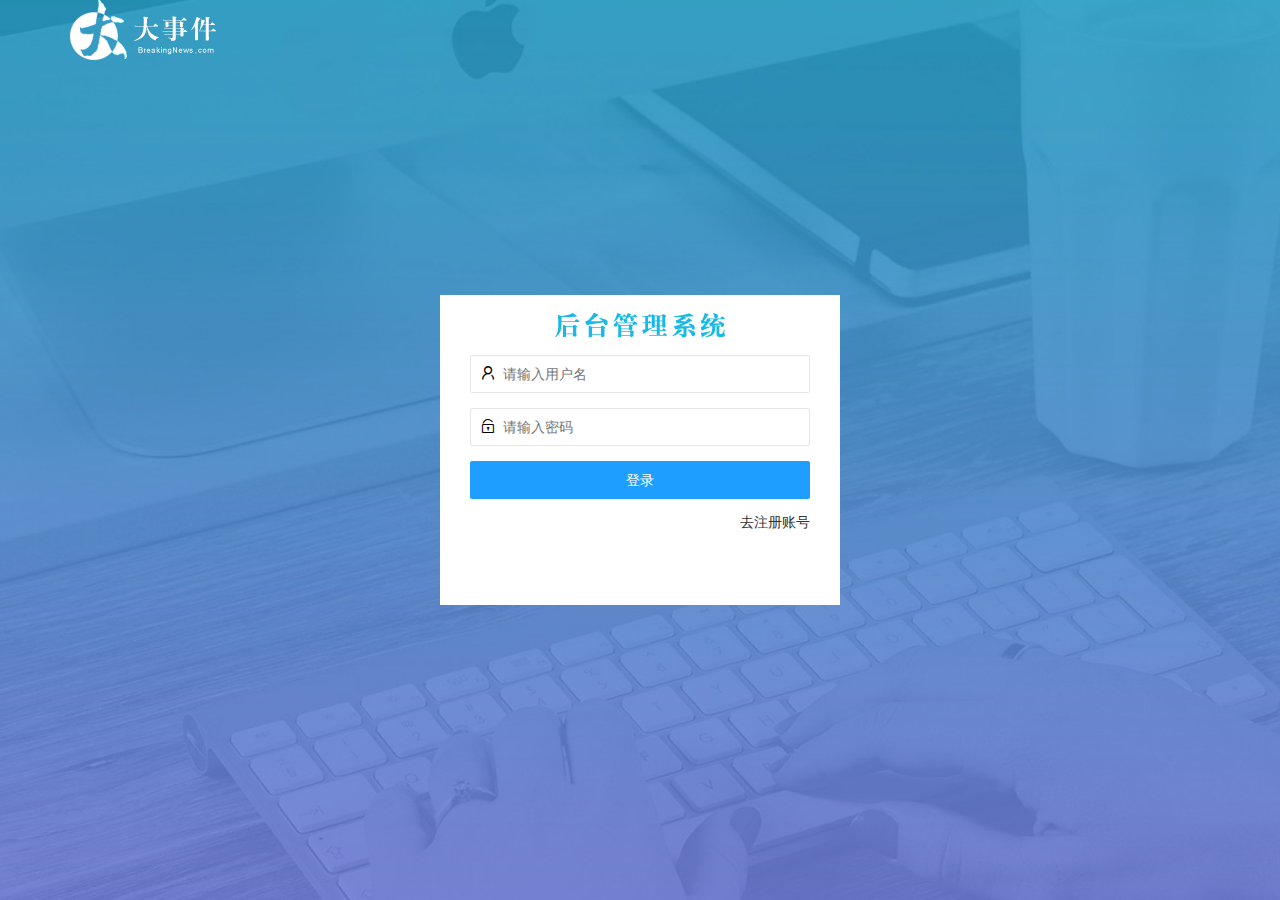
<file: login.html>
<!DOCTYPE html>
<html lang="en">

<head>
  <meta charset="UTF-8">
  <meta http-equiv="X-UA-Compatible" content="IE=edge">
  <meta name="viewport" content="width=device-width, initial-scale=1.0">
  <link rel="stylesheet" href="/assets/css/login.css">
  <link rel="stylesheet" href="/assets/lib/layui/css/layui.css">
  <title>大事件登录/注册</title>
</head>

<body>
  <div class="layui-main">
    <img src="/assets/images/logo.png" alt="">
  </div>

  <!-- 登录注册区域 -->
  <div class="loginAndReg">
    <div class="title-box"></div>

    <!-- 登录 -->
    <div class="login-box">
      <!-- 登录表单 -->
      <form id="form-login" class="layui-form">
        <!-- 用户名 -->
        <div class="layui-form-item">
          <i class="layui-icon layui-icon-username"></i>
          <input type="text" name="username" required lay-verify="required" placeholder="请输入用户名" autocomplete="off"
            class="layui-input">
        </div>
        <!-- 密码 -->
        <div class="layui-form-item">
          <i class="layui-icon layui-icon-password"></i>
          <input type="password" name="password" required lay-verify="required|pwd" placeholder="请输入密码"
            autocomplete="off" class="layui-input">
        </div>
        <!-- 登录按钮 -->
        <div class="layui-form-item">
          <button class="layui-btn layui-btn-fluid layui-btn-normal" lay-submit>登录</button>
        </div>
        <div class="layui-form-item">
          <a href="javascript:;" id="link-reg">去注册账号</a>
        </div>
      </form>

    </div>
    <!-- 注册 -->
    <div class="register-box">
      <!-- 注册表单 -->
      <form id="form-reg" class="layui-form">
        <!-- 用户名 -->
        <div class="layui-form-item">
          <i class="layui-icon layui-icon-username"></i>
          <input type="text" name="username" required lay-verify="required" placeholder="请输入用户名" autocomplete="off"
            class="layui-input">
        </div>
        <!-- 密码 -->
        <div class="layui-form-item">
          <i class="layui-icon layui-icon-password"></i>
          <input type="password" name="password" required lay-verify="required|pwd" placeholder="请输入密码"
            autocomplete="off" class="layui-input">
        </div>
        <div class="layui-form-item">
          <i class="layui-icon layui-icon-password"></i>
          <input type="password" name="repassword" required lay-verify="required|pwd|repwd" placeholder="再次确认密码"
            autocomplete="off" class="layui-input">
        </div>
        <!-- 登录按钮 -->
        <div class="layui-form-item">
          <button class="layui-btn layui-btn-fluid layui-btn-normal" lay-submit>注册</button>
        </div>
        <div class="layui-form-item">
          <a href="javascript:;" id="link-login">去登录</a>
        </div>
      </form>
    </div>
  </div>

  <script src="/assets/lib/layui/layui.all.js"></script>
  <script src="/assets/lib/jquery.js"></script>
  <script src="/assets/js/baseApi.js"></script>
  <script src="/assets/js/login.js"></script>
</body>

</html>
</file>
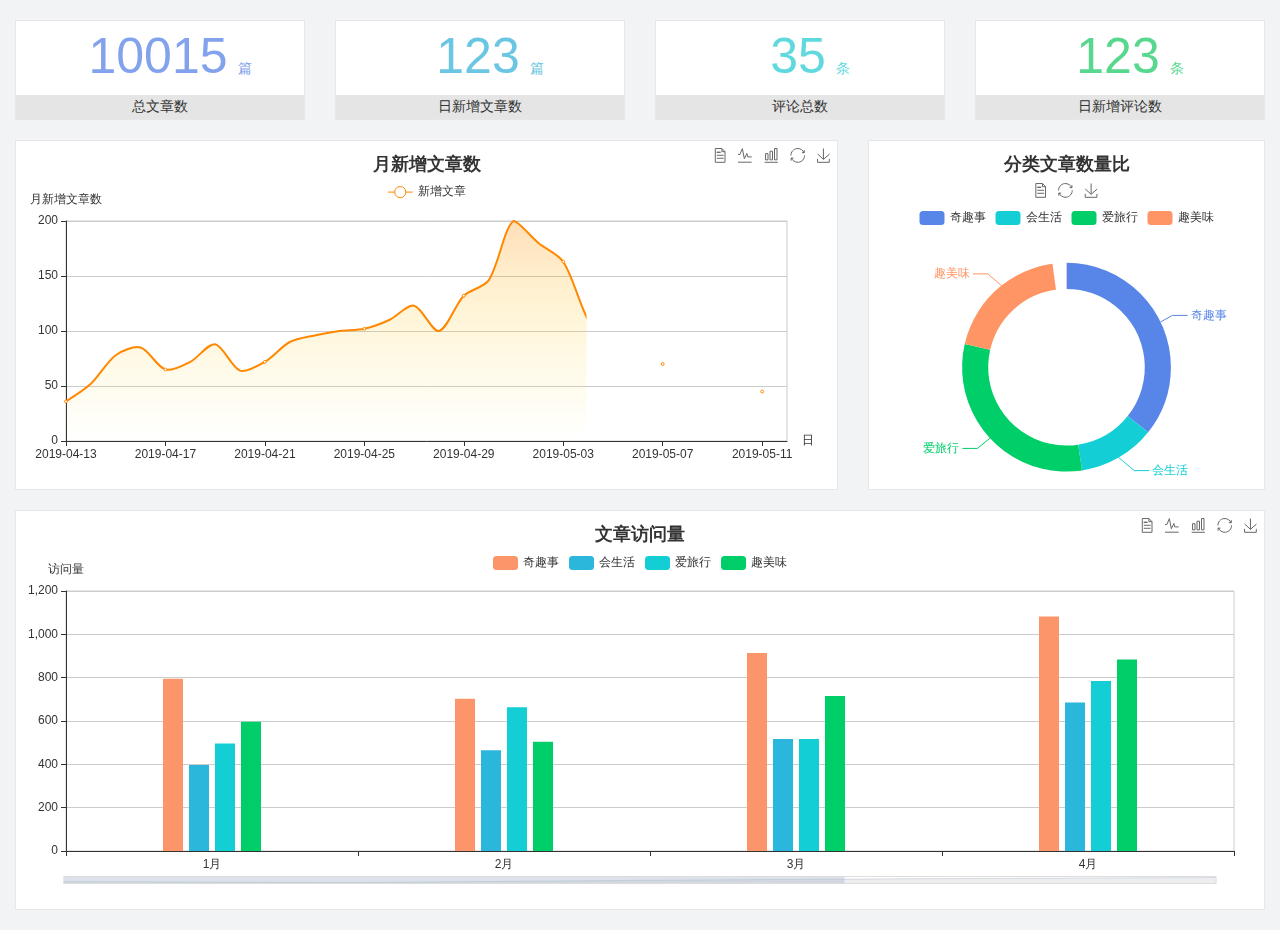
<file: home/dashboard.html>
<!DOCTYPE html>
<html lang="en">

<head>
  <meta charset="UTF-8">
  <meta name="viewport" content="width=device-width, initial-scale=1.0">
  <meta http-equiv="X-UA-Compatible" content="ie=edge">
  <title>图表统计</title>
  <link rel="stylesheet" href="../../assets/lib/bootstrap.css" />
  <link rel="stylesheet" href="../../assets/lib/main.css" />
  <script src="../../assets/lib/jquery.js"></script>
  <script type="text/javascript" src="../../assets/lib/echarts.min.js"></script>
</head>

<body>
  <div class="container-fluid">
    <div class="row spannel_list">
      <div class="col-sm-3 col-xs-6">
        <div class="spannel">
          <em>10015</em><span>篇</span>
          <b>总文章数</b>
        </div>
      </div>
      <div class="col-sm-3 col-xs-6">
        <div class="spannel scolor01">
          <em>123</em><span>篇</span>
          <b>日新增文章数</b>
        </div>
      </div>
      <div class="col-sm-3 col-xs-6">
        <div class="spannel scolor02">
          <em>35</em><span>条</span>
          <b>评论总数</b>
        </div>
      </div>
      <div class="col-sm-3 col-xs-6">
        <div class="spannel scolor03">
          <em>123</em><span>条</span>
          <b>日新增评论数</b>
        </div>
      </div>
    </div>
  </div>

  <div class="container-fluid">
    <div class="row curve-pie">
      <div class="col-lg-8 col-md-8">
        <div class="gragh_pannel" id="curve_show"></div>
      </div>
      <div class="col-lg-4 col-md-4">
        <div class="gragh_pannel" id="pie_show"></div>
      </div>
    </div>
  </div>

  <div class="container-fluid">
    <div class="column_pannel" id="column_show"></div>
  </div>

  <script>
    var oChart = echarts.init(document.getElementById('curve_show'));
    var aList_all = [
      { 'count': 36, 'date': '2019-04-13' },
      { 'count': 52, 'date': '2019-04-14' },
      { 'count': 78, 'date': '2019-04-15' },
      { 'count': 85, 'date': '2019-04-16' },
      { 'count': 65, 'date': '2019-04-17' },
      { 'count': 72, 'date': '2019-04-18' },
      { 'count': 88, 'date': '2019-04-19' },
      { 'count': 64, 'date': '2019-04-20' },
      { 'count': 72, 'date': '2019-04-21' },
      { 'count': 90, 'date': '2019-04-22' },
      { 'count': 96, 'date': '2019-04-23' },
      { 'count': 100, 'date': '2019-04-24' },
      { 'count': 102, 'date': '2019-04-25' },
      { 'count': 110, 'date': '2019-04-26' },
      { 'count': 123, 'date': '2019-04-27' },
      { 'count': 100, 'date': '2019-04-28' },
      { 'count': 132, 'date': '2019-04-29' },
      { 'count': 146, 'date': '2019-04-30' },
      { 'count': 200, 'date': '2019-05-01' },
      { 'count': 180, 'date': '2019-05-02' },
      { 'count': 163, 'date': '2019-05-03' },
      { 'count': 110, 'date': '2019-05-04' },
      { 'count': 80, 'date': '2019-05-05' },
      { 'count': 82, 'date': '2019-05-06' },
      { 'count': 70, 'date': '2019-05-07' },
      { 'count': 65, 'date': '2019-05-08' },
      { 'count': 54, 'date': '2019-05-09' },
      { 'count': 40, 'date': '2019-05-10' },
      { 'count': 45, 'date': '2019-05-11' },
      { 'count': 38, 'date': '2019-05-12' },
    ];

    let aCount = [];
    let aDate = [];

    for (var i = 0; i < aList_all.length; i++) {
      aCount.push(aList_all[i].count);
      aDate.push(aList_all[i].date);
    }

    var chartopt = {
      title: {
        text: '月新增文章数',
        left: 'center',
        top: '10'
      },
      tooltip: {
        trigger: 'axis'
      },
      legend: {
        data: ['新增文章'],
        top: '40'
      },
      toolbox: {
        show: true,
        feature: {
          mark: { show: true },
          dataView: { show: true, readOnly: false },
          magicType: { show: true, type: ['line', 'bar'] },
          restore: { show: true },
          saveAsImage: { show: true }
        }
      },
      calculable: true,
      xAxis: [
        {
          name: '日',
          type: 'category',
          boundaryGap: false,
          data: aDate
        }
      ],
      yAxis: [
        {
          name: '月新增文章数',
          type: 'value'
        }
      ],
      series: [
        {
          name: '新增文章',
          type: 'line',
          smooth: true,
          itemStyle: { normal: { areaStyle: { type: 'default' }, color: '#f80' }, lineStyle: { color: '#f80' } },
          data: aCount
        }],
      areaStyle: {
        normal: {
          color: new echarts.graphic.LinearGradient(0, 0, 0, 1, [{
            offset: 0,
            color: 'rgba(255,136,0,0.39)'
          }, {
            offset: .34,
            color: 'rgba(255,180,0,0.25)'
          }, {
            offset: 1,
            color: 'rgba(255,222,0,0.00)'
          }])

        }
      },
      grid: {
        show: true,
        x: 50,
        x2: 50,
        y: 80,
        height: 220
      }
    };

    oChart.setOption(chartopt);


    var oPie = echarts.init(document.getElementById('pie_show'));
    var oPieopt =
    {
      title: {
        top: 10,
        text: '分类文章数量比',
        x: 'center'
      },
      tooltip: {
        trigger: 'item',
        formatter: "{a} <br/>{b} : {c} ({d}%)"
      },
      color: ['#5885e8', '#13cfd5', '#00ce68', '#ff9565'],
      legend: {
        x: 'center',
        top: 65,
        data: ['奇趣事', '会生活', '爱旅行', '趣美味']
      },
      toolbox: {
        show: true,
        x: 'center',
        top: 35,
        feature: {
          mark: { show: true },
          dataView: { show: true, readOnly: false },
          magicType: {
            show: true,
            type: ['pie', 'funnel'],
            option: {
              funnel: {
                x: '25%',
                width: '50%',
                funnelAlign: 'left',
                max: 1548
              }
            }
          },
          restore: { show: true },
          saveAsImage: { show: true }
        }
      },
      calculable: true,
      series: [
        {
          name: '访问来源',
          type: 'pie',
          radius: ['45%', '60%'],
          center: ['50%', '65%'],
          data: [
            { value: 300, name: '奇趣事' },
            { value: 100, name: '会生活' },
            { value: 260, name: '爱旅行' },
            { value: 180, name: '趣美味' }
          ]
        }
      ]
    };
    oPie.setOption(oPieopt);



    var oColumn = this.echarts.init(document.getElementById('column_show'));
    var oColumnopt =
    {
      title: {
        text: '文章访问量',
        left: 'center',
        top: '10'
      },
      tooltip: {
        trigger: 'axis'
      },
      legend: {
        data: ['奇趣事', '会生活', '爱旅行', '趣美味'],
        top: '40'
      },
      toolbox: {
        show: true,
        feature: {
          mark: { show: true },
          dataView: { show: true, readOnly: false },
          magicType: { show: true, type: ['line', 'bar'] },
          restore: { show: true },
          saveAsImage: { show: true }
        }
      },
      calculable: true,
      xAxis: [
        {
          type: 'category',
          data: ['1月', '2月', '3月', '4月', '5月']
        }
      ],
      yAxis: [
        {
          name: '访问量',
          type: 'value'
        }
      ],
      series: [
        {
          name: '奇趣事',
          type: 'bar',
          barWidth: 20,
          itemStyle: {
            normal: { areaStyle: { type: 'default' }, color: '#fd956a' }
          },
          data: [800, 708, 920, 1090, 1200]
        },
        {
          name: '会生活',
          type: 'bar',
          barWidth: 20,
          itemStyle: {
            normal: { areaStyle: { type: 'default' }, color: '#2bb6db' }
          },
          data: [400, 468, 520, 690, 800]
        },
        {
          name: '爱旅行',
          type: 'bar',
          barWidth: 20,
          itemStyle: {
            normal: { areaStyle: { type: 'default' }, color: '#13cfd5' }
          },
          data: [500, 668, 520, 790, 900]
        },
        {
          name: '趣美味',
          type: 'bar',
          barWidth: 20,
          itemStyle: {
            normal: { areaStyle: { type: 'default' }, color: '#00ce68' }
          },
          data: [600, 508, 720, 890, 1000]
        }
      ],
      grid: {
        show: true,
        x: 50,
        x2: 30,
        y: 80,
        height: 260
      },
      dataZoom: [//给x轴设置滚动条
        {
          start: 0,//默认为0
          end: 100 - 1000 / 31,//默认为100
          type: 'slider',
          show: true,
          xAxisIndex: [0],
          handleSize: 0,//滑动条的 左右2个滑动条的大小
          height: 8,//组件高度
          left: 45, //左边的距离
          right: 50,//右边的距离
          bottom: 26,//右边的距离
          handleColor: '#ddd',//h滑动图标的颜色
          handleStyle: {
            borderColor: "#cacaca",
            borderWidth: "1",
            shadowBlur: 2,
            background: "#ddd",
            shadowColor: "#ddd",
          }
        }]
    };
    oColumn.setOption(oColumnopt);
  </script>
</body>

</html>
</file>
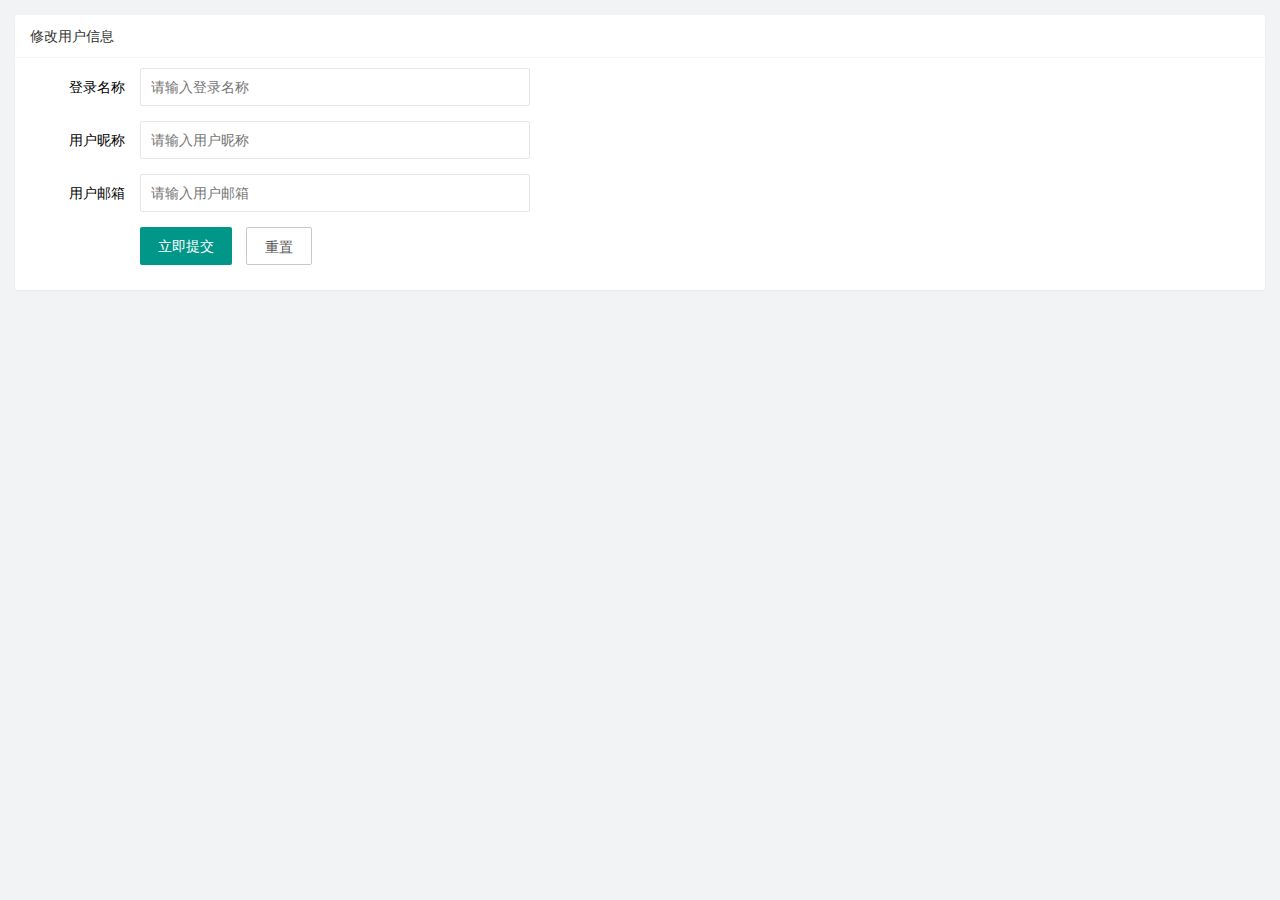
<file: user/userInfo.html>
<!DOCTYPE html>
<html lang="en">

<head>
  <meta charset="UTF-8">
  <meta http-equiv="X-UA-Compatible" content="IE=edge">
  <meta name="viewport" content="width=device-width, initial-scale=1.0">
  <title>Document</title>
  <link rel="stylesheet" href="/assets/lib/layui/css/layui.css">
  <link rel="stylesheet" href="/assets/css/user/userInfo.css">
</head>

<body>
  <!-- 卡片区域 -->
  <div class="layui-card">
    <div class="layui-card-header">修改用户信息</div>
    <div class="layui-card-body">
      <!-- 表单区域 -->
      <form class="layui-form" lay-filter="form-UserInfo">
        <input type="hidden" name="id">
        <div class="layui-form-item">
          <label class="layui-form-label">登录名称</label>
          <div class="layui-input-block">
            <input type="text" name="username" required lay-verify="required" placeholder="请输入登录名称" autocomplete="off"
              class="layui-input" readonly>
          </div>
        </div>
        <div class="layui-form-item">
          <label class="layui-form-label">用户昵称</label>
          <div class="layui-input-block">
            <input type="text" name="nickname" required lay-verify="required|nickname" placeholder="请输入用户昵称"
              autocomplete="off" class="layui-input">
          </div>
        </div>
        <div class="layui-form-item">
          <label class="layui-form-label">用户邮箱</label>
          <div class="layui-input-block">
            <input type="text" name="email" required lay-verify="required|email" placeholder="请输入用户邮箱"
              autocomplete="off" class="layui-input">
          </div>
        </div>
        <div class="layui-form-item">
          <div class="layui-input-block">
            <button class="layui-btn" lay-submit lay-filter="formDemo">立即提交</button>
            <button type="reset" id="btnReset" class="layui-btn layui-btn-primary">重置</button>
          </div>
        </div>
      </form>
    </div>
  </div>

  <script src="/assets/lib/layui/layui.all.js"></script>
  <script src="/assets/lib/jquery.js"></script>
  <script src="/assets/js/baseApi.js"></script>
  <script src="/assets/js/user/userInfo.js"></script>
</body>

</html>
</file>
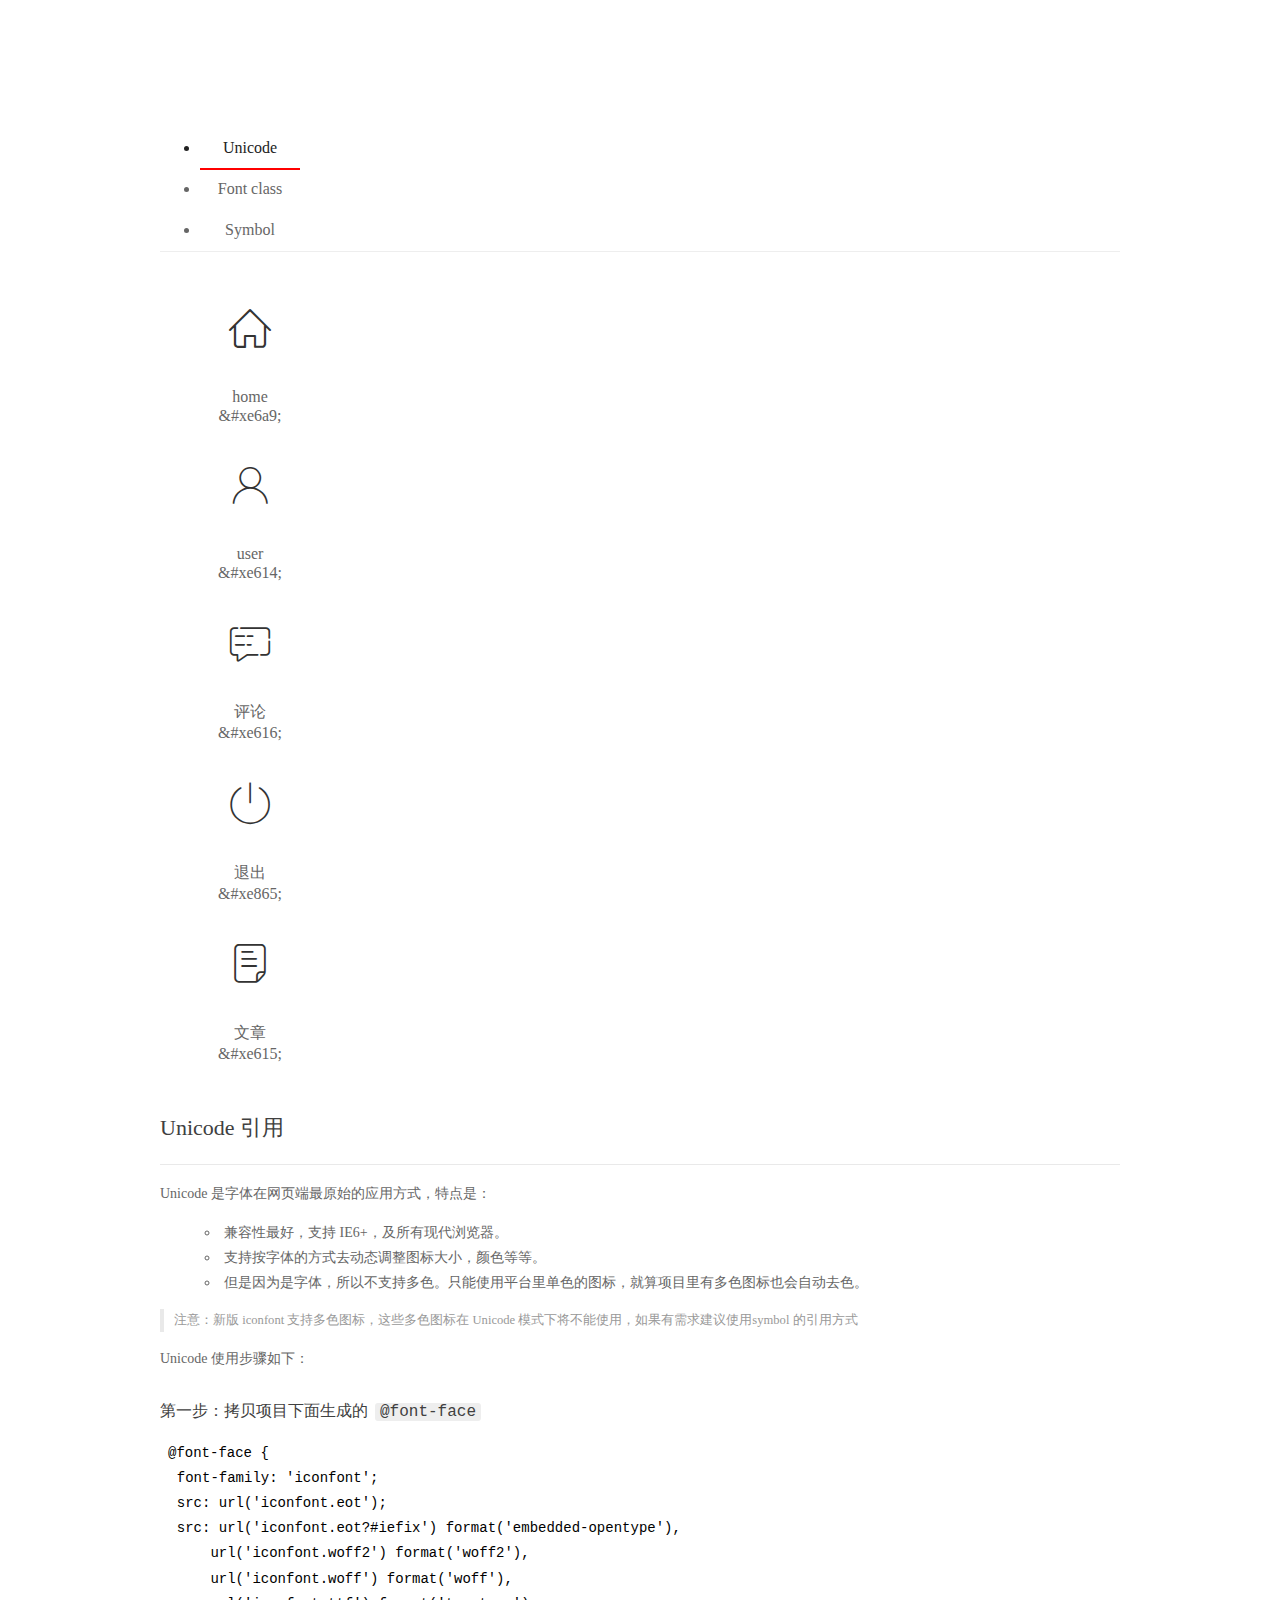
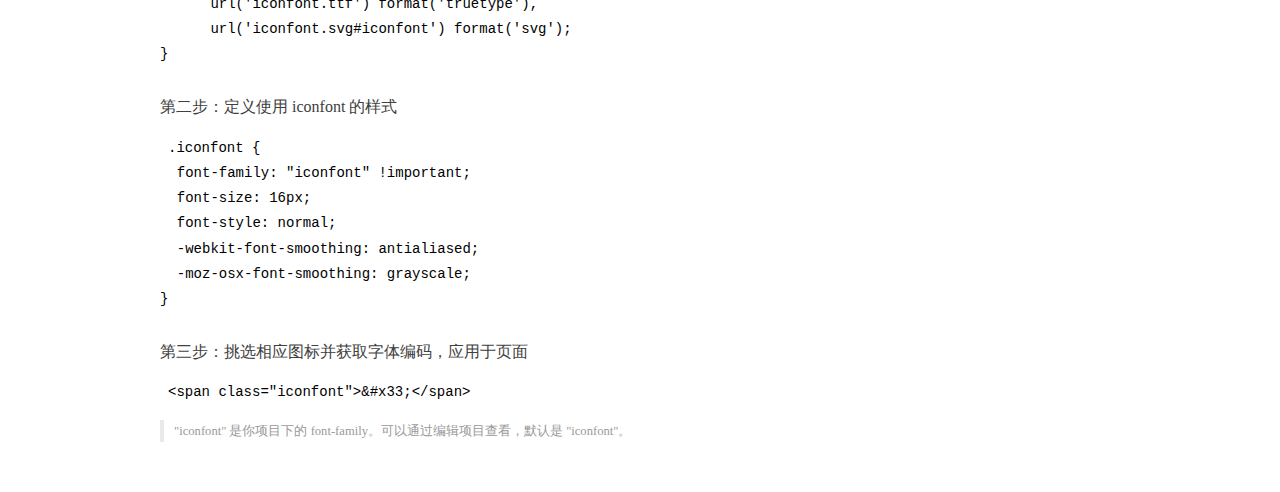
<file: assets/fonts/demo_index.html>
<!DOCTYPE html>
<html>
<head>
  <meta charset="utf-8"/>
  <title>IconFont Demo</title>
  <link rel="shortcut icon" href="https://gtms04.alicdn.com/tps/i4/TB1_oz6GVXXXXaFXpXXJDFnIXXX-64-64.ico" type="image/x-icon"/>
  <link rel="stylesheet" href="https://g.alicdn.com/thx/cube/1.3.2/cube.min.css">
  <link rel="stylesheet" href="demo.css">
  <link rel="stylesheet" href="iconfont.css">
  <script src="iconfont.js"></script>
  <!-- jQuery -->
  <script src="https://a1.alicdn.com/oss/uploads/2018/12/26/7bfddb60-08e8-11e9-9b04-53e73bb6408b.js"></script>
  <!-- 代码高亮 -->
  <script src="https://a1.alicdn.com/oss/uploads/2018/12/26/a3f714d0-08e6-11e9-8a15-ebf944d7534c.js"></script>
</head>
<body>
  <div class="main">
    <h1 class="logo"><a href="https://www.iconfont.cn/" title="iconfont 首页" target="_blank">&#xe86b;</a></h1>
    <div class="nav-tabs">
      <ul id="tabs" class="dib-box">
        <li class="dib active"><span>Unicode</span></li>
        <li class="dib"><span>Font class</span></li>
        <li class="dib"><span>Symbol</span></li>
      </ul>
      
    </div>
    <div class="tab-container">
      <div class="content unicode" style="display: block;">
          <ul class="icon_lists dib-box">
          
            <li class="dib">
              <span class="icon iconfont">&#xe6a9;</span>
                <div class="name">home</div>
                <div class="code-name">&amp;#xe6a9;</div>
              </li>
          
            <li class="dib">
              <span class="icon iconfont">&#xe614;</span>
                <div class="name">user</div>
                <div class="code-name">&amp;#xe614;</div>
              </li>
          
            <li class="dib">
              <span class="icon iconfont">&#xe616;</span>
                <div class="name">评论</div>
                <div class="code-name">&amp;#xe616;</div>
              </li>
          
            <li class="dib">
              <span class="icon iconfont">&#xe865;</span>
                <div class="name">退出</div>
                <div class="code-name">&amp;#xe865;</div>
              </li>
          
            <li class="dib">
              <span class="icon iconfont">&#xe615;</span>
                <div class="name">文章</div>
                <div class="code-name">&amp;#xe615;</div>
              </li>
          
          </ul>
          <div class="article markdown">
          <h2 id="unicode-">Unicode 引用</h2>
          <hr>

          <p>Unicode 是字体在网页端最原始的应用方式，特点是：</p>
          <ul>
            <li>兼容性最好，支持 IE6+，及所有现代浏览器。</li>
            <li>支持按字体的方式去动态调整图标大小，颜色等等。</li>
            <li>但是因为是字体，所以不支持多色。只能使用平台里单色的图标，就算项目里有多色图标也会自动去色。</li>
          </ul>
          <blockquote>
            <p>注意：新版 iconfont 支持多色图标，这些多色图标在 Unicode 模式下将不能使用，如果有需求建议使用symbol 的引用方式</p>
          </blockquote>
          <p>Unicode 使用步骤如下：</p>
          <h3 id="-font-face">第一步：拷贝项目下面生成的 <code>@font-face</code></h3>
<pre><code class="language-css"
>@font-face {
  font-family: 'iconfont';
  src: url('iconfont.eot');
  src: url('iconfont.eot?#iefix') format('embedded-opentype'),
      url('iconfont.woff2') format('woff2'),
      url('iconfont.woff') format('woff'),
      url('iconfont.ttf') format('truetype'),
      url('iconfont.svg#iconfont') format('svg');
}
</code></pre>
          <h3 id="-iconfont-">第二步：定义使用 iconfont 的样式</h3>
<pre><code class="language-css"
>.iconfont {
  font-family: "iconfont" !important;
  font-size: 16px;
  font-style: normal;
  -webkit-font-smoothing: antialiased;
  -moz-osx-font-smoothing: grayscale;
}
</code></pre>
          <h3 id="-">第三步：挑选相应图标并获取字体编码，应用于页面</h3>
<pre>
<code class="language-html"
>&lt;span class="iconfont"&gt;&amp;#x33;&lt;/span&gt;
</code></pre>
          <blockquote>
            <p>"iconfont" 是你项目下的 font-family。可以通过编辑项目查看，默认是 "iconfont"。</p>
          </blockquote>
          </div>
      </div>
      <div class="content font-class">
        <ul class="icon_lists dib-box">
          
          <li class="dib">
            <span class="icon iconfont icon-home"></span>
            <div class="name">
              home
            </div>
            <div class="code-name">.icon-home
            </div>
          </li>
          
          <li class="dib">
            <span class="icon iconfont icon-user"></span>
            <div class="name">
              user
            </div>
            <div class="code-name">.icon-user
            </div>
          </li>
          
          <li class="dib">
            <span class="icon iconfont icon-pinglun"></span>
            <div class="name">
              评论
            </div>
            <div class="code-name">.icon-pinglun
            </div>
          </li>
          
          <li class="dib">
            <span class="icon iconfont icon-tuichu"></span>
            <div class="name">
              退出
            </div>
            <div class="code-name">.icon-tuichu
            </div>
          </li>
          
          <li class="dib">
            <span class="icon iconfont icon-16"></span>
            <div class="name">
              文章
            </div>
            <div class="code-name">.icon-16
            </div>
          </li>
          
        </ul>
        <div class="article markdown">
        <h2 id="font-class-">font-class 引用</h2>
        <hr>

        <p>font-class 是 Unicode 使用方式的一种变种，主要是解决 Unicode 书写不直观，语意不明确的问题。</p>
        <p>与 Unicode 使用方式相比，具有如下特点：</p>
        <ul>
          <li>兼容性良好，支持 IE8+，及所有现代浏览器。</li>
          <li>相比于 Unicode 语意明确，书写更直观。可以很容易分辨这个 icon 是什么。</li>
          <li>因为使用 class 来定义图标，所以当要替换图标时，只需要修改 class 里面的 Unicode 引用。</li>
          <li>不过因为本质上还是使用的字体，所以多色图标还是不支持的。</li>
        </ul>
        <p>使用步骤如下：</p>
        <h3 id="-fontclass-">第一步：引入项目下面生成的 fontclass 代码：</h3>
<pre><code class="language-html">&lt;link rel="stylesheet" href="./iconfont.css"&gt;
</code></pre>
        <h3 id="-">第二步：挑选相应图标并获取类名，应用于页面：</h3>
<pre><code class="language-html">&lt;span class="iconfont icon-xxx"&gt;&lt;/span&gt;
</code></pre>
        <blockquote>
          <p>"
            iconfont" 是你项目下的 font-family。可以通过编辑项目查看，默认是 "iconfont"。</p>
        </blockquote>
      </div>
      </div>
      <div class="content symbol">
          <ul class="icon_lists dib-box">
          
            <li class="dib">
                <svg class="icon svg-icon" aria-hidden="true">
                  <use xlink:href="#icon-home"></use>
                </svg>
                <div class="name">home</div>
                <div class="code-name">#icon-home</div>
            </li>
          
            <li class="dib">
                <svg class="icon svg-icon" aria-hidden="true">
                  <use xlink:href="#icon-user"></use>
                </svg>
                <div class="name">user</div>
                <div class="code-name">#icon-user</div>
            </li>
          
            <li class="dib">
                <svg class="icon svg-icon" aria-hidden="true">
                  <use xlink:href="#icon-pinglun"></use>
                </svg>
                <div class="name">评论</div>
                <div class="code-name">#icon-pinglun</div>
            </li>
          
            <li class="dib">
                <svg class="icon svg-icon" aria-hidden="true">
                  <use xlink:href="#icon-tuichu"></use>
                </svg>
                <div class="name">退出</div>
                <div class="code-name">#icon-tuichu</div>
            </li>
          
            <li class="dib">
                <svg class="icon svg-icon" aria-hidden="true">
                  <use xlink:href="#icon-16"></use>
                </svg>
                <div class="name">文章</div>
                <div class="code-name">#icon-16</div>
            </li>
          
          </ul>
          <div class="article markdown">
          <h2 id="symbol-">Symbol 引用</h2>
          <hr>

          <p>这是一种全新的使用方式，应该说这才是未来的主流，也是平台目前推荐的用法。相关介绍可以参考这篇<a href="">文章</a>
            这种用法其实是做了一个 SVG 的集合，与另外两种相比具有如下特点：</p>
          <ul>
            <li>支持多色图标了，不再受单色限制。</li>
            <li>通过一些技巧，支持像字体那样，通过 <code>font-size</code>, <code>color</code> 来调整样式。</li>
            <li>兼容性较差，支持 IE9+，及现代浏览器。</li>
            <li>浏览器渲染 SVG 的性能一般，还不如 png。</li>
          </ul>
          <p>使用步骤如下：</p>
          <h3 id="-symbol-">第一步：引入项目下面生成的 symbol 代码：</h3>
<pre><code class="language-html">&lt;script src="./iconfont.js"&gt;&lt;/script&gt;
</code></pre>
          <h3 id="-css-">第二步：加入通用 CSS 代码（引入一次就行）：</h3>
<pre><code class="language-html">&lt;style&gt;
.icon {
  width: 1em;
  height: 1em;
  vertical-align: -0.15em;
  fill: currentColor;
  overflow: hidden;
}
&lt;/style&gt;
</code></pre>
          <h3 id="-">第三步：挑选相应图标并获取类名，应用于页面：</h3>
<pre><code class="language-html">&lt;svg class="icon" aria-hidden="true"&gt;
  &lt;use xlink:href="#icon-xxx"&gt;&lt;/use&gt;
&lt;/svg&gt;
</code></pre>
          </div>
      </div>

    </div>
  </div>
  <script>
  $(document).ready(function () {
      $('.tab-container .content:first').show()

      $('#tabs li').click(function (e) {
        var tabContent = $('.tab-container .content')
        var index = $(this).index()

        if ($(this).hasClass('active')) {
          return
        } else {
          $('#tabs li').removeClass('active')
          $(this).addClass('active')

          tabContent.hide().eq(index).fadeIn()
        }
      })
    })
  </script>
</body>
</html>
</file>
<file: assets/css/login.css>
html,
body {
  margin: 0;
  padding: 0;
  height: 100%;
  width: 100%;
  background: url('/assets/images/login_bg.jpg') no-repeat center;
  background-size: cover;
}

.loginAndReg {
  width: 400px;
  height: 310px;
  background-color: #fff;
  position: absolute;
  top: 50%;
  left: 50%;
  transform: translate(-50%, -50%);
}

.title-box {
  height: 60px;
  background: url('/assets/images/login_title.png') no-repeat center;
}

.register-box {
  display: none;
}

.layui-form {
  padding: 0 30px;
}

#link-reg {
  float: right;
}

#link-login {
  float: right;
}

.layui-form-item {
  position: relative;
}

.layui-icon {
  position: absolute;
  left: 10px;
  top: 10px;
}

.layui-form-item .layui-input {
  padding-left: 32px;
}
</file>
<file: assets/lib/layui/css/layui.css>
/** layui-v2.5.5 MIT License By https://www.layui.com */
 .layui-inline,img{display:inline-block;vertical-align:middle}h1,h2,h3,h4,h5,h6{font-weight:400}.layui-edge,.layui-header,.layui-inline,.layui-main{position:relative}.layui-body,.layui-edge,.layui-elip{overflow:hidden}.layui-btn,.layui-edge,.layui-inline,img{vertical-align:middle}.layui-btn,.layui-disabled,.layui-icon,.layui-unselect{-moz-user-select:none;-webkit-user-select:none;-ms-user-select:none}.layui-elip,.layui-form-checkbox span,.layui-form-pane .layui-form-label{text-overflow:ellipsis;white-space:nowrap}.layui-breadcrumb,.layui-tree-btnGroup{visibility:hidden}blockquote,body,button,dd,div,dl,dt,form,h1,h2,h3,h4,h5,h6,input,li,ol,p,pre,td,textarea,th,ul{margin:0;padding:0;-webkit-tap-highlight-color:rgba(0,0,0,0)}a:active,a:hover{outline:0}img{border:none}li{list-style:none}table{border-collapse:collapse;border-spacing:0}h4,h5,h6{font-size:100%}button,input,optgroup,option,select,textarea{font-family:inherit;font-size:inherit;font-style:inherit;font-weight:inherit;outline:0}pre{white-space:pre-wrap;white-space:-moz-pre-wrap;white-space:-pre-wrap;white-space:-o-pre-wrap;word-wrap:break-word}body{line-height:24px;font:14px Helvetica Neue,Helvetica,PingFang SC,Tahoma,Arial,sans-serif}hr{height:1px;margin:10px 0;border:0;clear:both}a{color:#333;text-decoration:none}a:hover{color:#777}a cite{font-style:normal;*cursor:pointer}.layui-border-box,.layui-border-box *{box-sizing:border-box}.layui-box,.layui-box *{box-sizing:content-box}.layui-clear{clear:both;*zoom:1}.layui-clear:after{content:'\20';clear:both;*zoom:1;display:block;height:0}.layui-inline{*display:inline;*zoom:1}.layui-edge{display:inline-block;width:0;height:0;border-width:6px;border-style:dashed;border-color:transparent}.layui-edge-top{top:-4px;border-bottom-color:#999;border-bottom-style:solid}.layui-edge-right{border-left-color:#999;border-left-style:solid}.layui-edge-bottom{top:2px;border-top-color:#999;border-top-style:solid}.layui-edge-left{border-right-color:#999;border-right-style:solid}.layui-disabled,.layui-disabled:hover{color:#d2d2d2!important;cursor:not-allowed!important}.layui-circle{border-radius:100%}.layui-show{display:block!important}.layui-hide{display:none!important}@font-face{font-family:layui-icon;src:url(../font/iconfont.eot?v=250);src:url(../font/iconfont.eot?v=250#iefix) format('embedded-opentype'),url(../font/iconfont.woff2?v=250) format('woff2'),url(../font/iconfont.woff?v=250) format('woff'),url(../font/iconfont.ttf?v=250) format('truetype'),url(../font/iconfont.svg?v=250#layui-icon) format('svg')}.layui-icon{font-family:layui-icon!important;font-size:16px;font-style:normal;-webkit-font-smoothing:antialiased;-moz-osx-font-smoothing:grayscale}.layui-icon-reply-fill:before{content:"\e611"}.layui-icon-set-fill:before{content:"\e614"}.layui-icon-menu-fill:before{content:"\e60f"}.layui-icon-search:before{content:"\e615"}.layui-icon-share:before{content:"\e641"}.layui-icon-set-sm:before{content:"\e620"}.layui-icon-engine:before{content:"\e628"}.layui-icon-close:before{content:"\1006"}.layui-icon-close-fill:before{content:"\1007"}.layui-icon-chart-screen:before{content:"\e629"}.layui-icon-star:before{content:"\e600"}.layui-icon-circle-dot:before{content:"\e617"}.layui-icon-chat:before{content:"\e606"}.layui-icon-release:before{content:"\e609"}.layui-icon-list:before{content:"\e60a"}.layui-icon-chart:before{content:"\e62c"}.layui-icon-ok-circle:before{content:"\1005"}.layui-icon-layim-theme:before{content:"\e61b"}.layui-icon-table:before{content:"\e62d"}.layui-icon-right:before{content:"\e602"}.layui-icon-left:before{content:"\e603"}.layui-icon-cart-simple:before{content:"\e698"}.layui-icon-face-cry:before{content:"\e69c"}.layui-icon-face-smile:before{content:"\e6af"}.layui-icon-survey:before{content:"\e6b2"}.layui-icon-tree:before{content:"\e62e"}.layui-icon-upload-circle:before{content:"\e62f"}.layui-icon-add-circle:before{content:"\e61f"}.layui-icon-download-circle:before{content:"\e601"}.layui-icon-templeate-1:before{content:"\e630"}.layui-icon-util:before{content:"\e631"}.layui-icon-face-surprised:before{content:"\e664"}.layui-icon-edit:before{content:"\e642"}.layui-icon-speaker:before{content:"\e645"}.layui-icon-down:before{content:"\e61a"}.layui-icon-file:before{content:"\e621"}.layui-icon-layouts:before{content:"\e632"}.layui-icon-rate-half:before{content:"\e6c9"}.layui-icon-add-circle-fine:before{content:"\e608"}.layui-icon-prev-circle:before{content:"\e633"}.layui-icon-read:before{content:"\e705"}.layui-icon-404:before{content:"\e61c"}.layui-icon-carousel:before{content:"\e634"}.layui-icon-help:before{content:"\e607"}.layui-icon-code-circle:before{content:"\e635"}.layui-icon-water:before{content:"\e636"}.layui-icon-username:before{content:"\e66f"}.layui-icon-find-fill:before{content:"\e670"}.layui-icon-about:before{content:"\e60b"}.layui-icon-location:before{content:"\e715"}.layui-icon-up:before{content:"\e619"}.layui-icon-pause:before{content:"\e651"}.layui-icon-date:before{content:"\e637"}.layui-icon-layim-uploadfile:before{content:"\e61d"}.layui-icon-delete:before{content:"\e640"}.layui-icon-play:before{content:"\e652"}.layui-icon-top:before{content:"\e604"}.layui-icon-friends:before{content:"\e612"}.layui-icon-refresh-3:before{content:"\e9aa"}.layui-icon-ok:before{content:"\e605"}.layui-icon-layer:before{content:"\e638"}.layui-icon-face-smile-fine:before{content:"\e60c"}.layui-icon-dollar:before{content:"\e659"}.layui-icon-group:before{content:"\e613"}.layui-icon-layim-download:before{content:"\e61e"}.layui-icon-picture-fine:before{content:"\e60d"}.layui-icon-link:before{content:"\e64c"}.layui-icon-diamond:before{content:"\e735"}.layui-icon-log:before{content:"\e60e"}.layui-icon-rate-solid:before{content:"\e67a"}.layui-icon-fonts-del:before{content:"\e64f"}.layui-icon-unlink:before{content:"\e64d"}.layui-icon-fonts-clear:before{content:"\e639"}.layui-icon-triangle-r:before{content:"\e623"}.layui-icon-circle:before{content:"\e63f"}.layui-icon-radio:before{content:"\e643"}.layui-icon-align-center:before{content:"\e647"}.layui-icon-align-right:before{content:"\e648"}.layui-icon-align-left:before{content:"\e649"}.layui-icon-loading-1:before{content:"\e63e"}.layui-icon-return:before{content:"\e65c"}.layui-icon-fonts-strong:before{content:"\e62b"}.layui-icon-upload:before{content:"\e67c"}.layui-icon-dialogue:before{content:"\e63a"}.layui-icon-video:before{content:"\e6ed"}.layui-icon-headset:before{content:"\e6fc"}.layui-icon-cellphone-fine:before{content:"\e63b"}.layui-icon-add-1:before{content:"\e654"}.layui-icon-face-smile-b:before{content:"\e650"}.layui-icon-fonts-html:before{content:"\e64b"}.layui-icon-form:before{content:"\e63c"}.layui-icon-cart:before{content:"\e657"}.layui-icon-camera-fill:before{content:"\e65d"}.layui-icon-tabs:before{content:"\e62a"}.layui-icon-fonts-code:before{content:"\e64e"}.layui-icon-fire:before{content:"\e756"}.layui-icon-set:before{content:"\e716"}.layui-icon-fonts-u:before{content:"\e646"}.layui-icon-triangle-d:before{content:"\e625"}.layui-icon-tips:before{content:"\e702"}.layui-icon-picture:before{content:"\e64a"}.layui-icon-more-vertical:before{content:"\e671"}.layui-icon-flag:before{content:"\e66c"}.layui-icon-loading:before{content:"\e63d"}.layui-icon-fonts-i:before{content:"\e644"}.layui-icon-refresh-1:before{content:"\e666"}.layui-icon-rmb:before{content:"\e65e"}.layui-icon-home:before{content:"\e68e"}.layui-icon-user:before{content:"\e770"}.layui-icon-notice:before{content:"\e667"}.layui-icon-login-weibo:before{content:"\e675"}.layui-icon-voice:before{content:"\e688"}.layui-icon-upload-drag:before{content:"\e681"}.layui-icon-login-qq:before{content:"\e676"}.layui-icon-snowflake:before{content:"\e6b1"}.layui-icon-file-b:before{content:"\e655"}.layui-icon-template:before{content:"\e663"}.layui-icon-auz:before{content:"\e672"}.layui-icon-console:before{content:"\e665"}.layui-icon-app:before{content:"\e653"}.layui-icon-prev:before{content:"\e65a"}.layui-icon-website:before{content:"\e7ae"}.layui-icon-next:before{content:"\e65b"}.layui-icon-component:before{content:"\e857"}.layui-icon-more:before{content:"\e65f"}.layui-icon-login-wechat:before{content:"\e677"}.layui-icon-shrink-right:before{content:"\e668"}.layui-icon-spread-left:before{content:"\e66b"}.layui-icon-camera:before{content:"\e660"}.layui-icon-note:before{content:"\e66e"}.layui-icon-refresh:before{content:"\e669"}.layui-icon-female:before{content:"\e661"}.layui-icon-male:before{content:"\e662"}.layui-icon-password:before{content:"\e673"}.layui-icon-senior:before{content:"\e674"}.layui-icon-theme:before{content:"\e66a"}.layui-icon-tread:before{content:"\e6c5"}.layui-icon-praise:before{content:"\e6c6"}.layui-icon-star-fill:before{content:"\e658"}.layui-icon-rate:before{content:"\e67b"}.layui-icon-template-1:before{content:"\e656"}.layui-icon-vercode:before{content:"\e679"}.layui-icon-cellphone:before{content:"\e678"}.layui-icon-screen-full:before{content:"\e622"}.layui-icon-screen-restore:before{content:"\e758"}.layui-icon-cols:before{content:"\e610"}.layui-icon-export:before{content:"\e67d"}.layui-icon-print:before{content:"\e66d"}.layui-icon-slider:before{content:"\e714"}.layui-icon-addition:before{content:"\e624"}.layui-icon-subtraction:before{content:"\e67e"}.layui-icon-service:before{content:"\e626"}.layui-icon-transfer:before{content:"\e691"}.layui-main{width:1140px;margin:0 auto}.layui-header{z-index:1000;height:60px}.layui-header a:hover{transition:all .5s;-webkit-transition:all .5s}.layui-side{position:fixed;left:0;top:0;bottom:0;z-index:999;width:200px;overflow-x:hidden}.layui-side-scroll{position:relative;width:220px;height:100%;overflow-x:hidden}.layui-body{position:absolute;left:200px;right:0;top:0;bottom:0;z-index:998;width:auto;overflow-y:auto;box-sizing:border-box}.layui-layout-body{overflow:hidden}.layui-layout-admin .layui-header{background-color:#23262E}.layui-layout-admin .layui-side{top:60px;width:200px;overflow-x:hidden}.layui-layout-admin .layui-body{position:fixed;top:60px;bottom:44px}.layui-layout-admin .layui-main{width:auto;margin:0 15px}.layui-layout-admin .layui-footer{position:fixed;left:200px;right:0;bottom:0;height:44px;line-height:44px;padding:0 15px;background-color:#eee}.layui-layout-admin .layui-logo{position:absolute;left:0;top:0;width:200px;height:100%;line-height:60px;text-align:center;color:#009688;font-size:16px}.layui-layout-admin .layui-header .layui-nav{background:0 0}.layui-layout-left{position:absolute!important;left:200px;top:0}.layui-layout-right{position:absolute!important;right:0;top:0}.layui-container{position:relative;margin:0 auto;padding:0 15px;box-sizing:border-box}.layui-fluid{position:relative;margin:0 auto;padding:0 15px}.layui-row:after,.layui-row:before{content:'';display:block;clear:both}.layui-col-lg1,.layui-col-lg10,.layui-col-lg11,.layui-col-lg12,.layui-col-lg2,.layui-col-lg3,.layui-col-lg4,.layui-col-lg5,.layui-col-lg6,.layui-col-lg7,.layui-col-lg8,.layui-col-lg9,.layui-col-md1,.layui-col-md10,.layui-col-md11,.layui-col-md12,.layui-col-md2,.layui-col-md3,.layui-col-md4,.layui-col-md5,.layui-col-md6,.layui-col-md7,.layui-col-md8,.layui-col-md9,.layui-col-sm1,.layui-col-sm10,.layui-col-sm11,.layui-col-sm12,.layui-col-sm2,.layui-col-sm3,.layui-col-sm4,.layui-col-sm5,.layui-col-sm6,.layui-col-sm7,.layui-col-sm8,.layui-col-sm9,.layui-col-xs1,.layui-col-xs10,.layui-col-xs11,.layui-col-xs12,.layui-col-xs2,.layui-col-xs3,.layui-col-xs4,.layui-col-xs5,.layui-col-xs6,.layui-col-xs7,.layui-col-xs8,.layui-col-xs9{position:relative;display:block;box-sizing:border-box}.layui-col-xs1,.layui-col-xs10,.layui-col-xs11,.layui-col-xs12,.layui-col-xs2,.layui-col-xs3,.layui-col-xs4,.layui-col-xs5,.layui-col-xs6,.layui-col-xs7,.layui-col-xs8,.layui-col-xs9{float:left}.layui-col-xs1{width:8.33333333%}.layui-col-xs2{width:16.66666667%}.layui-col-xs3{width:25%}.layui-col-xs4{width:33.33333333%}.layui-col-xs5{width:41.66666667%}.layui-col-xs6{width:50%}.layui-col-xs7{width:58.33333333%}.layui-col-xs8{width:66.66666667%}.layui-col-xs9{width:75%}.layui-col-xs10{width:83.33333333%}.layui-col-xs11{width:91.66666667%}.layui-col-xs12{width:100%}.layui-col-xs-offset1{margin-left:8.33333333%}.layui-col-xs-offset2{margin-left:16.66666667%}.layui-col-xs-offset3{margin-left:25%}.layui-col-xs-offset4{margin-left:33.33333333%}.layui-col-xs-offset5{margin-left:41.66666667%}.layui-col-xs-offset6{margin-left:50%}.layui-col-xs-offset7{margin-left:58.33333333%}.layui-col-xs-offset8{margin-left:66.66666667%}.layui-col-xs-offset9{margin-left:75%}.layui-col-xs-offset10{margin-left:83.33333333%}.layui-col-xs-offset11{margin-left:91.66666667%}.layui-col-xs-offset12{margin-left:100%}@media screen and (max-width:768px){.layui-hide-xs{display:none!important}.layui-show-xs-block{display:block!important}.layui-show-xs-inline{display:inline!important}.layui-show-xs-inline-block{display:inline-block!important}}@media screen and (min-width:768px){.layui-container{width:750px}.layui-hide-sm{display:none!important}.layui-show-sm-block{display:block!important}.layui-show-sm-inline{display:inline!important}.layui-show-sm-inline-block{display:inline-block!important}.layui-col-sm1,.layui-col-sm10,.layui-col-sm11,.layui-col-sm12,.layui-col-sm2,.layui-col-sm3,.layui-col-sm4,.layui-col-sm5,.layui-col-sm6,.layui-col-sm7,.layui-col-sm8,.layui-col-sm9{float:left}.layui-col-sm1{width:8.33333333%}.layui-col-sm2{width:16.66666667%}.layui-col-sm3{width:25%}.layui-col-sm4{width:33.33333333%}.layui-col-sm5{width:41.66666667%}.layui-col-sm6{width:50%}.layui-col-sm7{width:58.33333333%}.layui-col-sm8{width:66.66666667%}.layui-col-sm9{width:75%}.layui-col-sm10{width:83.33333333%}.layui-col-sm11{width:91.66666667%}.layui-col-sm12{width:100%}.layui-col-sm-offset1{margin-left:8.33333333%}.layui-col-sm-offset2{margin-left:16.66666667%}.layui-col-sm-offset3{margin-left:25%}.layui-col-sm-offset4{margin-left:33.33333333%}.layui-col-sm-offset5{margin-left:41.66666667%}.layui-col-sm-offset6{margin-left:50%}.layui-col-sm-offset7{margin-left:58.33333333%}.layui-col-sm-offset8{margin-left:66.66666667%}.layui-col-sm-offset9{margin-left:75%}.layui-col-sm-offset10{margin-left:83.33333333%}.layui-col-sm-offset11{margin-left:91.66666667%}.layui-col-sm-offset12{margin-left:100%}}@media screen and (min-width:992px){.layui-container{width:970px}.layui-hide-md{display:none!important}.layui-show-md-block{display:block!important}.layui-show-md-inline{display:inline!important}.layui-show-md-inline-block{display:inline-block!important}.layui-col-md1,.layui-col-md10,.layui-col-md11,.layui-col-md12,.layui-col-md2,.layui-col-md3,.layui-col-md4,.layui-col-md5,.layui-col-md6,.layui-col-md7,.layui-col-md8,.layui-col-md9{float:left}.layui-col-md1{width:8.33333333%}.layui-col-md2{width:16.66666667%}.layui-col-md3{width:25%}.layui-col-md4{width:33.33333333%}.layui-col-md5{width:41.66666667%}.layui-col-md6{width:50%}.layui-col-md7{width:58.33333333%}.layui-col-md8{width:66.66666667%}.layui-col-md9{width:75%}.layui-col-md10{width:83.33333333%}.layui-col-md11{width:91.66666667%}.layui-col-md12{width:100%}.layui-col-md-offset1{margin-left:8.33333333%}.layui-col-md-offset2{margin-left:16.66666667%}.layui-col-md-offset3{margin-left:25%}.layui-col-md-offset4{margin-left:33.33333333%}.layui-col-md-offset5{margin-left:41.66666667%}.layui-col-md-offset6{margin-left:50%}.layui-col-md-offset7{margin-left:58.33333333%}.layui-col-md-offset8{margin-left:66.66666667%}.layui-col-md-offset9{margin-left:75%}.layui-col-md-offset10{margin-left:83.33333333%}.layui-col-md-offset11{margin-left:91.66666667%}.layui-col-md-offset12{margin-left:100%}}@media screen and (min-width:1200px){.layui-container{width:1170px}.layui-hide-lg{display:none!important}.layui-show-lg-block{display:block!important}.layui-show-lg-inline{display:inline!important}.layui-show-lg-inline-block{display:inline-block!important}.layui-col-lg1,.layui-col-lg10,.layui-col-lg11,.layui-col-lg12,.layui-col-lg2,.layui-col-lg3,.layui-col-lg4,.layui-col-lg5,.layui-col-lg6,.layui-col-lg7,.layui-col-lg8,.layui-col-lg9{float:left}.layui-col-lg1{width:8.33333333%}.layui-col-lg2{width:16.66666667%}.layui-col-lg3{width:25%}.layui-col-lg4{width:33.33333333%}.layui-col-lg5{width:41.66666667%}.layui-col-lg6{width:50%}.layui-col-lg7{width:58.33333333%}.layui-col-lg8{width:66.66666667%}.layui-col-lg9{width:75%}.layui-col-lg10{width:83.33333333%}.layui-col-lg11{width:91.66666667%}.layui-col-lg12{width:100%}.layui-col-lg-offset1{margin-left:8.33333333%}.layui-col-lg-offset2{margin-left:16.66666667%}.layui-col-lg-offset3{margin-left:25%}.layui-col-lg-offset4{margin-left:33.33333333%}.layui-col-lg-offset5{margin-left:41.66666667%}.layui-col-lg-offset6{margin-left:50%}.layui-col-lg-offset7{margin-left:58.33333333%}.layui-col-lg-offset8{margin-left:66.66666667%}.layui-col-lg-offset9{margin-left:75%}.layui-col-lg-offset10{margin-left:83.33333333%}.layui-col-lg-offset11{margin-left:91.66666667%}.layui-col-lg-offset12{margin-left:100%}}.layui-col-space1{margin:-.5px}.layui-col-space1>*{padding:.5px}.layui-col-space3{margin:-1.5px}.layui-col-space3>*{padding:1.5px}.layui-col-space5{margin:-2.5px}.layui-col-space5>*{padding:2.5px}.layui-col-space8{margin:-3.5px}.layui-col-space8>*{padding:3.5px}.layui-col-space10{margin:-5px}.layui-col-space10>*{padding:5px}.layui-col-space12{margin:-6px}.layui-col-space12>*{padding:6px}.layui-col-space15{margin:-7.5px}.layui-col-space15>*{padding:7.5px}.layui-col-space18{margin:-9px}.layui-col-space18>*{padding:9px}.layui-col-space20{margin:-10px}.layui-col-space20>*{padding:10px}.layui-col-space22{margin:-11px}.layui-col-space22>*{padding:11px}.layui-col-space25{margin:-12.5px}.layui-col-space25>*{padding:12.5px}.layui-col-space30{margin:-15px}.layui-col-space30>*{padding:15px}.layui-btn,.layui-input,.layui-select,.layui-textarea,.layui-upload-button{outline:0;-webkit-appearance:none;transition:all .3s;-webkit-transition:all .3s;box-sizing:border-box}.layui-elem-quote{margin-bottom:10px;padding:15px;line-height:22px;border-left:5px solid #009688;border-radius:0 2px 2px 0;background-color:#f2f2f2}.layui-quote-nm{border-style:solid;border-width:1px 1px 1px 5px;background:0 0}.layui-elem-field{margin-bottom:10px;padding:0;border-width:1px;border-style:solid}.layui-elem-field legend{margin-left:20px;padding:0 10px;font-size:20px;font-weight:300}.layui-field-title{margin:10px 0 20px;border-width:1px 0 0}.layui-field-box{padding:10px 15px}.layui-field-title .layui-field-box{padding:10px 0}.layui-progress{position:relative;height:6px;border-radius:20px;background-color:#e2e2e2}.layui-progress-bar{position:absolute;left:0;top:0;width:0;max-width:100%;height:6px;border-radius:20px;text-align:right;background-color:#5FB878;transition:all .3s;-webkit-transition:all .3s}.layui-progress-big,.layui-progress-big .layui-progress-bar{height:18px;line-height:18px}.layui-progress-text{position:relative;top:-20px;line-height:18px;font-size:12px;color:#666}.layui-progress-big .layui-progress-text{position:static;padding:0 10px;color:#fff}.layui-collapse{border-width:1px;border-style:solid;border-radius:2px}.layui-colla-content,.layui-colla-item{border-top-width:1px;border-top-style:solid}.layui-colla-item:first-child{border-top:none}.layui-colla-title{position:relative;height:42px;line-height:42px;padding:0 15px 0 35px;color:#333;background-color:#f2f2f2;cursor:pointer;font-size:14px;overflow:hidden}.layui-colla-content{display:none;padding:10px 15px;line-height:22px;color:#666}.layui-colla-icon{position:absolute;left:15px;top:0;font-size:14px}.layui-card{margin-bottom:15px;border-radius:2px;background-color:#fff;box-shadow:0 1px 2px 0 rgba(0,0,0,.05)}.layui-card:last-child{margin-bottom:0}.layui-card-header{position:relative;height:42px;line-height:42px;padding:0 15px;border-bottom:1px solid #f6f6f6;color:#333;border-radius:2px 2px 0 0;font-size:14px}.layui-bg-black,.layui-bg-blue,.layui-bg-cyan,.layui-bg-green,.layui-bg-orange,.layui-bg-red{color:#fff!important}.layui-card-body{position:relative;padding:10px 15px;line-height:24px}.layui-card-body[pad15]{padding:15px}.layui-card-body[pad20]{padding:20px}.layui-card-body .layui-table{margin:5px 0}.layui-card .layui-tab{margin:0}.layui-panel-window{position:relative;padding:15px;border-radius:0;border-top:5px solid #E6E6E6;background-color:#fff}.layui-auxiliar-moving{position:fixed;left:0;right:0;top:0;bottom:0;width:100%;height:100%;background:0 0;z-index:9999999999}.layui-form-label,.layui-form-mid,.layui-form-select,.layui-input-block,.layui-input-inline,.layui-textarea{position:relative}.layui-bg-red{background-color:#FF5722!important}.layui-bg-orange{background-color:#FFB800!important}.layui-bg-green{background-color:#009688!important}.layui-bg-cyan{background-color:#2F4056!important}.layui-bg-blue{background-color:#1E9FFF!important}.layui-bg-black{background-color:#393D49!important}.layui-bg-gray{background-color:#eee!important;color:#666!important}.layui-badge-rim,.layui-colla-content,.layui-colla-item,.layui-collapse,.layui-elem-field,.layui-form-pane .layui-form-item[pane],.layui-form-pane .layui-form-label,.layui-input,.layui-layedit,.layui-layedit-tool,.layui-quote-nm,.layui-select,.layui-tab-bar,.layui-tab-card,.layui-tab-title,.layui-tab-title .layui-this:after,.layui-textarea{border-color:#e6e6e6}.layui-timeline-item:before,hr{background-color:#e6e6e6}.layui-text{line-height:22px;font-size:14px;color:#666}.layui-text h1,.layui-text h2,.layui-text h3{font-weight:500;color:#333}.layui-text h1{font-size:30px}.layui-text h2{font-size:24px}.layui-text h3{font-size:18px}.layui-text a:not(.layui-btn){color:#01AAED}.layui-text a:not(.layui-btn):hover{text-decoration:underline}.layui-text ul{padding:5px 0 5px 15px}.layui-text ul li{margin-top:5px;list-style-type:disc}.layui-text em,.layui-word-aux{color:#999!important;padding:0 5px!important}.layui-btn{display:inline-block;height:38px;line-height:38px;padding:0 18px;background-color:#009688;color:#fff;white-space:nowrap;text-align:center;font-size:14px;border:none;border-radius:2px;cursor:pointer}.layui-btn:hover{opacity:.8;filter:alpha(opacity=80);color:#fff}.layui-btn:active{opacity:1;filter:alpha(opacity=100)}.layui-btn+.layui-btn{margin-left:10px}.layui-btn-container{font-size:0}.layui-btn-container .layui-btn{margin-right:10px;margin-bottom:10px}.layui-btn-container .layui-btn+.layui-btn{margin-left:0}.layui-table .layui-btn-container .layui-btn{margin-bottom:9px}.layui-btn-radius{border-radius:100px}.layui-btn .layui-icon{margin-right:3px;font-size:18px;vertical-align:bottom;vertical-align:middle\9}.layui-btn-primary{border:1px solid #C9C9C9;background-color:#fff;color:#555}.layui-btn-primary:hover{border-color:#009688;color:#333}.layui-btn-normal{background-color:#1E9FFF}.layui-btn-warm{background-color:#FFB800}.layui-btn-danger{background-color:#FF5722}.layui-btn-checked{background-color:#5FB878}.layui-btn-disabled,.layui-btn-disabled:active,.layui-btn-disabled:hover{border:1px solid #e6e6e6;background-color:#FBFBFB;color:#C9C9C9;cursor:not-allowed;opacity:1}.layui-btn-lg{height:44px;line-height:44px;padding:0 25px;font-size:16px}.layui-btn-sm{height:30px;line-height:30px;padding:0 10px;font-size:12px}.layui-btn-sm i{font-size:16px!important}.layui-btn-xs{height:22px;line-height:22px;padding:0 5px;font-size:12px}.layui-btn-xs i{font-size:14px!important}.layui-btn-group{display:inline-block;vertical-align:middle;font-size:0}.layui-btn-group .layui-btn{margin-left:0!important;margin-right:0!important;border-left:1px solid rgba(255,255,255,.5);border-radius:0}.layui-btn-group .layui-btn-primary{border-left:none}.layui-btn-group .layui-btn-primary:hover{border-color:#C9C9C9;color:#009688}.layui-btn-group .layui-btn:first-child{border-left:none;border-radius:2px 0 0 2px}.layui-btn-group .layui-btn-primary:first-child{border-left:1px solid #c9c9c9}.layui-btn-group .layui-btn:last-child{border-radius:0 2px 2px 0}.layui-btn-group .layui-btn+.layui-btn{margin-left:0}.layui-btn-group+.layui-btn-group{margin-left:10px}.layui-btn-fluid{width:100%}.layui-input,.layui-select,.layui-textarea{height:38px;line-height:1.3;line-height:38px\9;border-width:1px;border-style:solid;background-color:#fff;border-radius:2px}.layui-input::-webkit-input-placeholder,.layui-select::-webkit-input-placeholder,.layui-textarea::-webkit-input-placeholder{line-height:1.3}.layui-input,.layui-textarea{display:block;width:100%;padding-left:10px}.layui-input:hover,.layui-textarea:hover{border-color:#D2D2D2!important}.layui-input:focus,.layui-textarea:focus{border-color:#C9C9C9!important}.layui-textarea{min-height:100px;height:auto;line-height:20px;padding:6px 10px;resize:vertical}.layui-select{padding:0 10px}.layui-form input[type=checkbox],.layui-form input[type=radio],.layui-form select{display:none}.layui-form [lay-ignore]{display:initial}.layui-form-item{margin-bottom:15px;clear:both;*zoom:1}.layui-form-item:after{content:'\20';clear:both;*zoom:1;display:block;height:0}.layui-form-label{float:left;display:block;padding:9px 15px;width:80px;font-weight:400;line-height:20px;text-align:right}.layui-form-label-col{display:block;float:none;padding:9px 0;line-height:20px;text-align:left}.layui-form-item .layui-inline{margin-bottom:5px;margin-right:10px}.layui-input-block{margin-left:110px;min-height:36px}.layui-input-inline{display:inline-block;vertical-align:middle}.layui-form-item .layui-input-inline{float:left;width:190px;margin-right:10px}.layui-form-text .layui-input-inline{width:auto}.layui-form-mid{float:left;display:block;padding:9px 0!important;line-height:20px;margin-right:10px}.layui-form-danger+.layui-form-select .layui-input,.layui-form-danger:focus{border-color:#FF5722!important}.layui-form-select .layui-input{padding-right:30px;cursor:pointer}.layui-form-select .layui-edge{position:absolute;right:10px;top:50%;margin-top:-3px;cursor:pointer;border-width:6px;border-top-color:#c2c2c2;border-top-style:solid;transition:all .3s;-webkit-transition:all .3s}.layui-form-select dl{display:none;position:absolute;left:0;top:42px;padding:5px 0;z-index:899;min-width:100%;border:1px solid #d2d2d2;max-height:300px;overflow-y:auto;background-color:#fff;border-radius:2px;box-shadow:0 2px 4px rgba(0,0,0,.12);box-sizing:border-box}.layui-form-select dl dd,.layui-form-select dl dt{padding:0 10px;line-height:36px;white-space:nowrap;overflow:hidden;text-overflow:ellipsis}.layui-form-select dl dt{font-size:12px;color:#999}.layui-form-select dl dd{cursor:pointer}.layui-form-select dl dd:hover{background-color:#f2f2f2;-webkit-transition:.5s all;transition:.5s all}.layui-form-select .layui-select-group dd{padding-left:20px}.layui-form-select dl dd.layui-select-tips{padding-left:10px!important;color:#999}.layui-form-select dl dd.layui-this{background-color:#5FB878;color:#fff}.layui-form-checkbox,.layui-form-select dl dd.layui-disabled{background-color:#fff}.layui-form-selected dl{display:block}.layui-form-checkbox,.layui-form-checkbox *,.layui-form-switch{display:inline-block;vertical-align:middle}.layui-form-selected .layui-edge{margin-top:-9px;-webkit-transform:rotate(180deg);transform:rotate(180deg);margin-top:-3px\9}:root .layui-form-selected .layui-edge{margin-top:-9px\0/IE9}.layui-form-selectup dl{top:auto;bottom:42px}.layui-select-none{margin:5px 0;text-align:center;color:#999}.layui-select-disabled .layui-disabled{border-color:#eee!important}.layui-select-disabled .layui-edge{border-top-color:#d2d2d2}.layui-form-checkbox{position:relative;height:30px;line-height:30px;margin-right:10px;padding-right:30px;cursor:pointer;font-size:0;-webkit-transition:.1s linear;transition:.1s linear;box-sizing:border-box}.layui-form-checkbox span{padding:0 10px;height:100%;font-size:14px;border-radius:2px 0 0 2px;background-color:#d2d2d2;color:#fff;overflow:hidden}.layui-form-checkbox:hover span{background-color:#c2c2c2}.layui-form-checkbox i{position:absolute;right:0;top:0;width:30px;height:28px;border:1px solid #d2d2d2;border-left:none;border-radius:0 2px 2px 0;color:#fff;font-size:20px;text-align:center}.layui-form-checkbox:hover i{border-color:#c2c2c2;color:#c2c2c2}.layui-form-checked,.layui-form-checked:hover{border-color:#5FB878}.layui-form-checked span,.layui-form-checked:hover span{background-color:#5FB878}.layui-form-checked i,.layui-form-checked:hover i{color:#5FB878}.layui-form-item .layui-form-checkbox{margin-top:4px}.layui-form-checkbox[lay-skin=primary]{height:auto!important;line-height:normal!important;min-width:18px;min-height:18px;border:none!important;margin-right:0;padding-left:28px;padding-right:0;background:0 0}.layui-form-checkbox[lay-skin=primary] span{padding-left:0;padding-right:15px;line-height:18px;background:0 0;color:#666}.layui-form-checkbox[lay-skin=primary] i{right:auto;left:0;width:16px;height:16px;line-height:16px;border:1px solid #d2d2d2;font-size:12px;border-radius:2px;background-color:#fff;-webkit-transition:.1s linear;transition:.1s linear}.layui-form-checkbox[lay-skin=primary]:hover i{border-color:#5FB878;color:#fff}.layui-form-checked[lay-skin=primary] i{border-color:#5FB878!important;background-color:#5FB878;color:#fff}.layui-checkbox-disbaled[lay-skin=primary] span{background:0 0!important;color:#c2c2c2}.layui-checkbox-disbaled[lay-skin=primary]:hover i{border-color:#d2d2d2}.layui-form-item .layui-form-checkbox[lay-skin=primary]{margin-top:10px}.layui-form-switch{position:relative;height:22px;line-height:22px;min-width:35px;padding:0 5px;margin-top:8px;border:1px solid #d2d2d2;border-radius:20px;cursor:pointer;background-color:#fff;-webkit-transition:.1s linear;transition:.1s linear}.layui-form-switch i{position:absolute;left:5px;top:3px;width:16px;height:16px;border-radius:20px;background-color:#d2d2d2;-webkit-transition:.1s linear;transition:.1s linear}.layui-form-switch em{position:relative;top:0;width:25px;margin-left:21px;padding:0!important;text-align:center!important;color:#999!important;font-style:normal!important;font-size:12px}.layui-form-onswitch{border-color:#5FB878;background-color:#5FB878}.layui-checkbox-disbaled,.layui-checkbox-disbaled i{border-color:#e2e2e2!important}.layui-form-onswitch i{left:100%;margin-left:-21px;background-color:#fff}.layui-form-onswitch em{margin-left:5px;margin-right:21px;color:#fff!important}.layui-checkbox-disbaled span{background-color:#e2e2e2!important}.layui-checkbox-disbaled:hover i{color:#fff!important}[lay-radio]{display:none}.layui-form-radio,.layui-form-radio *{display:inline-block;vertical-align:middle}.layui-form-radio{line-height:28px;margin:6px 10px 0 0;padding-right:10px;cursor:pointer;font-size:0}.layui-form-radio *{font-size:14px}.layui-form-radio>i{margin-right:8px;font-size:22px;color:#c2c2c2}.layui-form-radio>i:hover,.layui-form-radioed>i{color:#5FB878}.layui-radio-disbaled>i{color:#e2e2e2!important}.layui-form-pane .layui-form-label{width:110px;padding:8px 15px;height:38px;line-height:20px;border-width:1px;border-style:solid;border-radius:2px 0 0 2px;text-align:center;background-color:#FBFBFB;overflow:hidden;box-sizing:border-box}.layui-form-pane .layui-input-inline{margin-left:-1px}.layui-form-pane .layui-input-block{margin-left:110px;left:-1px}.layui-form-pane .layui-input{border-radius:0 2px 2px 0}.layui-form-pane .layui-form-text .layui-form-label{float:none;width:100%;border-radius:2px;box-sizing:border-box;text-align:left}.layui-form-pane .layui-form-text .layui-input-inline{display:block;margin:0;top:-1px;clear:both}.layui-form-pane .layui-form-text .layui-input-block{margin:0;left:0;top:-1px}.layui-form-pane .layui-form-text .layui-textarea{min-height:100px;border-radius:0 0 2px 2px}.layui-form-pane .layui-form-checkbox{margin:4px 0 4px 10px}.layui-form-pane .layui-form-radio,.layui-form-pane .layui-form-switch{margin-top:6px;margin-left:10px}.layui-form-pane .layui-form-item[pane]{position:relative;border-width:1px;border-style:solid}.layui-form-pane .layui-form-item[pane] .layui-form-label{position:absolute;left:0;top:0;height:100%;border-width:0 1px 0 0}.layui-form-pane .layui-form-item[pane] .layui-input-inline{margin-left:110px}@media screen and (max-width:450px){.layui-form-item .layui-form-label{text-overflow:ellipsis;overflow:hidden;white-space:nowrap}.layui-form-item .layui-inline{display:block;margin-right:0;margin-bottom:20px;clear:both}.layui-form-item .layui-inline:after{content:'\20';clear:both;display:block;height:0}.layui-form-item .layui-input-inline{display:block;float:none;left:-3px;width:auto;margin:0 0 10px 112px}.layui-form-item .layui-input-inline+.layui-form-mid{margin-left:110px;top:-5px;padding:0}.layui-form-item .layui-form-checkbox{margin-right:5px;margin-bottom:5px}}.layui-layedit{border-width:1px;border-style:solid;border-radius:2px}.layui-layedit-tool{padding:3px 5px;border-bottom-width:1px;border-bottom-style:solid;font-size:0}.layedit-tool-fixed{position:fixed;top:0;border-top:1px solid #e2e2e2}.layui-layedit-tool .layedit-tool-mid,.layui-layedit-tool .layui-icon{display:inline-block;vertical-align:middle;text-align:center;font-size:14px}.layui-layedit-tool .layui-icon{position:relative;width:32px;height:30px;line-height:30px;margin:3px 5px;color:#777;cursor:pointer;border-radius:2px}.layui-layedit-tool .layui-icon:hover{color:#393D49}.layui-layedit-tool .layui-icon:active{color:#000}.layui-layedit-tool .layedit-tool-active{background-color:#e2e2e2;color:#000}.layui-layedit-tool .layui-disabled,.layui-layedit-tool .layui-disabled:hover{color:#d2d2d2;cursor:not-allowed}.layui-layedit-tool .layedit-tool-mid{width:1px;height:18px;margin:0 10px;background-color:#d2d2d2}.layedit-tool-html{width:50px!important;font-size:30px!important}.layedit-tool-b,.layedit-tool-code,.layedit-tool-help{font-size:16px!important}.layedit-tool-d,.layedit-tool-face,.layedit-tool-image,.layedit-tool-unlink{font-size:18px!important}.layedit-tool-image input{position:absolute;font-size:0;left:0;top:0;width:100%;height:100%;opacity:.01;filter:Alpha(opacity=1);cursor:pointer}.layui-layedit-iframe iframe{display:block;width:100%}#LAY_layedit_code{overflow:hidden}.layui-laypage{display:inline-block;*display:inline;*zoom:1;vertical-align:middle;margin:10px 0;font-size:0}.layui-laypage>a:first-child,.layui-laypage>a:first-child em{border-radius:2px 0 0 2px}.layui-laypage>a:last-child,.layui-laypage>a:last-child em{border-radius:0 2px 2px 0}.layui-laypage>:first-child{margin-left:0!important}.layui-laypage>:last-child{margin-right:0!important}.layui-laypage a,.layui-laypage button,.layui-laypage input,.layui-laypage select,.layui-laypage span{border:1px solid #e2e2e2}.layui-laypage a,.layui-laypage span{display:inline-block;*display:inline;*zoom:1;vertical-align:middle;padding:0 15px;height:28px;line-height:28px;margin:0 -1px 5px 0;background-color:#fff;color:#333;font-size:12px}.layui-flow-more a *,.layui-laypage input,.layui-table-view select[lay-ignore]{display:inline-block}.layui-laypage a:hover{color:#009688}.layui-laypage em{font-style:normal}.layui-laypage .layui-laypage-spr{color:#999;font-weight:700}.layui-laypage a{text-decoration:none}.layui-laypage .layui-laypage-curr{position:relative}.layui-laypage .layui-laypage-curr em{position:relative;color:#fff}.layui-laypage .layui-laypage-curr .layui-laypage-em{position:absolute;left:-1px;top:-1px;padding:1px;width:100%;height:100%;background-color:#009688}.layui-laypage-em{border-radius:2px}.layui-laypage-next em,.layui-laypage-prev em{font-family:Sim sun;font-size:16px}.layui-laypage .layui-laypage-count,.layui-laypage .layui-laypage-limits,.layui-laypage .layui-laypage-refresh,.layui-laypage .layui-laypage-skip{margin-left:10px;margin-right:10px;padding:0;border:none}.layui-laypage .layui-laypage-limits,.layui-laypage .layui-laypage-refresh{vertical-align:top}.layui-laypage .layui-laypage-refresh i{font-size:18px;cursor:pointer}.layui-laypage select{height:22px;padding:3px;border-radius:2px;cursor:pointer}.layui-laypage .layui-laypage-skip{height:30px;line-height:30px;color:#999}.layui-laypage button,.layui-laypage input{height:30px;line-height:30px;border-radius:2px;vertical-align:top;background-color:#fff;box-sizing:border-box}.layui-laypage input{width:40px;margin:0 10px;padding:0 3px;text-align:center}.layui-laypage input:focus,.layui-laypage select:focus{border-color:#009688!important}.layui-laypage button{margin-left:10px;padding:0 10px;cursor:pointer}.layui-table,.layui-table-view{margin:10px 0}.layui-flow-more{margin:10px 0;text-align:center;color:#999;font-size:14px}.layui-flow-more a{height:32px;line-height:32px}.layui-flow-more a *{vertical-align:top}.layui-flow-more a cite{padding:0 20px;border-radius:3px;background-color:#eee;color:#333;font-style:normal}.layui-flow-more a cite:hover{opacity:.8}.layui-flow-more a i{font-size:30px;color:#737383}.layui-table{width:100%;background-color:#fff;color:#666}.layui-table tr{transition:all .3s;-webkit-transition:all .3s}.layui-table th{text-align:left;font-weight:400}.layui-table tbody tr:hover,.layui-table thead tr,.layui-table-click,.layui-table-header,.layui-table-hover,.layui-table-mend,.layui-table-patch,.layui-table-tool,.layui-table-total,.layui-table-total tr,.layui-table[lay-even] tr:nth-child(even){background-color:#f2f2f2}.layui-table td,.layui-table th,.layui-table-col-set,.layui-table-fixed-r,.layui-table-grid-down,.layui-table-header,.layui-table-page,.layui-table-tips-main,.layui-table-tool,.layui-table-total,.layui-table-view,.layui-table[lay-skin=line],.layui-table[lay-skin=row]{border-width:1px;border-style:solid;border-color:#e6e6e6}.layui-table td,.layui-table th{position:relative;padding:9px 15px;min-height:20px;line-height:20px;font-size:14px}.layui-table[lay-skin=line] td,.layui-table[lay-skin=line] th{border-width:0 0 1px}.layui-table[lay-skin=row] td,.layui-table[lay-skin=row] th{border-width:0 1px 0 0}.layui-table[lay-skin=nob] td,.layui-table[lay-skin=nob] th{border:none}.layui-table img{max-width:100px}.layui-table[lay-size=lg] td,.layui-table[lay-size=lg] th{padding:15px 30px}.layui-table-view .layui-table[lay-size=lg] .layui-table-cell{height:40px;line-height:40px}.layui-table[lay-size=sm] td,.layui-table[lay-size=sm] th{font-size:12px;padding:5px 10px}.layui-table-view .layui-table[lay-size=sm] .layui-table-cell{height:20px;line-height:20px}.layui-table[lay-data]{display:none}.layui-table-box{position:relative;overflow:hidden}.layui-table-view .layui-table{position:relative;width:auto;margin:0}.layui-table-view .layui-table[lay-skin=line]{border-width:0 1px 0 0}.layui-table-view .layui-table[lay-skin=row]{border-width:0 0 1px}.layui-table-view .layui-table td,.layui-table-view .layui-table th{padding:5px 0;border-top:none;border-left:none}.layui-table-view .layui-table th.layui-unselect .layui-table-cell span{cursor:pointer}.layui-table-view .layui-table td{cursor:default}.layui-table-view .layui-table td[data-edit=text]{cursor:text}.layui-table-view .layui-form-checkbox[lay-skin=primary] i{width:18px;height:18px}.layui-table-view .layui-form-radio{line-height:0;padding:0}.layui-table-view .layui-form-radio>i{margin:0;font-size:20px}.layui-table-init{position:absolute;left:0;top:0;width:100%;height:100%;text-align:center;z-index:110}.layui-table-init .layui-icon{position:absolute;left:50%;top:50%;margin:-15px 0 0 -15px;font-size:30px;color:#c2c2c2}.layui-table-header{border-width:0 0 1px;overflow:hidden}.layui-table-header .layui-table{margin-bottom:-1px}.layui-table-tool .layui-inline[lay-event]{position:relative;width:26px;height:26px;padding:5px;line-height:16px;margin-right:10px;text-align:center;color:#333;border:1px solid #ccc;cursor:pointer;-webkit-transition:.5s all;transition:.5s all}.layui-table-tool .layui-inline[lay-event]:hover{border:1px solid #999}.layui-table-tool-temp{padding-right:120px}.layui-table-tool-self{position:absolute;right:17px;top:10px}.layui-table-tool .layui-table-tool-self .layui-inline[lay-event]{margin:0 0 0 10px}.layui-table-tool-panel{position:absolute;top:29px;left:-1px;padding:5px 0;min-width:150px;min-height:40px;border:1px solid #d2d2d2;text-align:left;overflow-y:auto;background-color:#fff;box-shadow:0 2px 4px rgba(0,0,0,.12)}.layui-table-cell,.layui-table-tool-panel li{overflow:hidden;text-overflow:ellipsis;white-space:nowrap}.layui-table-tool-panel li{padding:0 10px;line-height:30px;-webkit-transition:.5s all;transition:.5s all}.layui-table-tool-panel li .layui-form-checkbox[lay-skin=primary]{width:100%;padding-left:28px}.layui-table-tool-panel li:hover{background-color:#f2f2f2}.layui-table-tool-panel li .layui-form-checkbox[lay-skin=primary] i{position:absolute;left:0;top:0}.layui-table-tool-panel li .layui-form-checkbox[lay-skin=primary] span{padding:0}.layui-table-tool .layui-table-tool-self .layui-table-tool-panel{left:auto;right:-1px}.layui-table-col-set{position:absolute;right:0;top:0;width:20px;height:100%;border-width:0 0 0 1px;background-color:#fff}.layui-table-sort{width:10px;height:20px;margin-left:5px;cursor:pointer!important}.layui-table-sort .layui-edge{position:absolute;left:5px;border-width:5px}.layui-table-sort .layui-table-sort-asc{top:3px;border-top:none;border-bottom-style:solid;border-bottom-color:#b2b2b2}.layui-table-sort .layui-table-sort-asc:hover{border-bottom-color:#666}.layui-table-sort .layui-table-sort-desc{bottom:5px;border-bottom:none;border-top-style:solid;border-top-color:#b2b2b2}.layui-table-sort .layui-table-sort-desc:hover{border-top-color:#666}.layui-table-sort[lay-sort=asc] .layui-table-sort-asc{border-bottom-color:#000}.layui-table-sort[lay-sort=desc] .layui-table-sort-desc{border-top-color:#000}.layui-table-cell{height:28px;line-height:28px;padding:0 15px;position:relative;box-sizing:border-box}.layui-table-cell .layui-form-checkbox[lay-skin=primary]{top:-1px;padding:0}.layui-table-cell .layui-table-link{color:#01AAED}.laytable-cell-checkbox,.laytable-cell-numbers,.laytable-cell-radio,.laytable-cell-space{padding:0;text-align:center}.layui-table-body{position:relative;overflow:auto;margin-right:-1px;margin-bottom:-1px}.layui-table-body .layui-none{line-height:26px;padding:15px;text-align:center;color:#999}.layui-table-fixed{position:absolute;left:0;top:0;z-index:101}.layui-table-fixed .layui-table-body{overflow:hidden}.layui-table-fixed-l{box-shadow:0 -1px 8px rgba(0,0,0,.08)}.layui-table-fixed-r{left:auto;right:-1px;border-width:0 0 0 1px;box-shadow:-1px 0 8px rgba(0,0,0,.08)}.layui-table-fixed-r .layui-table-header{position:relative;overflow:visible}.layui-table-mend{position:absolute;right:-49px;top:0;height:100%;width:50px}.layui-table-tool{position:relative;z-index:890;width:100%;min-height:50px;line-height:30px;padding:10px 15px;border-width:0 0 1px}.layui-table-tool .layui-btn-container{margin-bottom:-10px}.layui-table-page,.layui-table-total{border-width:1px 0 0;margin-bottom:-1px;overflow:hidden}.layui-table-page{position:relative;width:100%;padding:7px 7px 0;height:41px;font-size:12px;white-space:nowrap}.layui-table-page>div{height:26px}.layui-table-page .layui-laypage{margin:0}.layui-table-page .layui-laypage a,.layui-table-page .layui-laypage span{height:26px;line-height:26px;margin-bottom:10px;border:none;background:0 0}.layui-table-page .layui-laypage a,.layui-table-page .layui-laypage span.layui-laypage-curr{padding:0 12px}.layui-table-page .layui-laypage span{margin-left:0;padding:0}.layui-table-page .layui-laypage .layui-laypage-prev{margin-left:-7px!important}.layui-table-page .layui-laypage .layui-laypage-curr .layui-laypage-em{left:0;top:0;padding:0}.layui-table-page .layui-laypage button,.layui-table-page .layui-laypage input{height:26px;line-height:26px}.layui-table-page .layui-laypage input{width:40px}.layui-table-page .layui-laypage button{padding:0 10px}.layui-table-page select{height:18px}.layui-table-patch .layui-table-cell{padding:0;width:30px}.layui-table-edit{position:absolute;left:0;top:0;width:100%;height:100%;padding:0 14px 1px;border-radius:0;box-shadow:1px 1px 20px rgba(0,0,0,.15)}.layui-table-edit:focus{border-color:#5FB878!important}select.layui-table-edit{padding:0 0 0 10px;border-color:#C9C9C9}.layui-table-view .layui-form-checkbox,.layui-table-view .layui-form-radio,.layui-table-view .layui-form-switch{top:0;margin:0;box-sizing:content-box}.layui-table-view .layui-form-checkbox{top:-1px;height:26px;line-height:26px}.layui-table-view .layui-form-checkbox i{height:26px}.layui-table-grid .layui-table-cell{overflow:visible}.layui-table-grid-down{position:absolute;top:0;right:0;width:26px;height:100%;padding:5px 0;border-width:0 0 0 1px;text-align:center;background-color:#fff;color:#999;cursor:pointer}.layui-table-grid-down .layui-icon{position:absolute;top:50%;left:50%;margin:-8px 0 0 -8px}.layui-table-grid-down:hover{background-color:#fbfbfb}body .layui-table-tips .layui-layer-content{background:0 0;padding:0;box-shadow:0 1px 6px rgba(0,0,0,.12)}.layui-table-tips-main{margin:-44px 0 0 -1px;max-height:150px;padding:8px 15px;font-size:14px;overflow-y:scroll;background-color:#fff;color:#666}.layui-table-tips-c{position:absolute;right:-3px;top:-13px;width:20px;height:20px;padding:3px;cursor:pointer;background-color:#666;border-radius:50%;color:#fff}.layui-table-tips-c:hover{background-color:#777}.layui-table-tips-c:before{position:relative;right:-2px}.layui-upload-file{display:none!important;opacity:.01;filter:Alpha(opacity=1)}.layui-upload-drag,.layui-upload-form,.layui-upload-wrap{display:inline-block}.layui-upload-list{margin:10px 0}.layui-upload-choose{padding:0 10px;color:#999}.layui-upload-drag{position:relative;padding:30px;border:1px dashed #e2e2e2;background-color:#fff;text-align:center;cursor:pointer;color:#999}.layui-upload-drag .layui-icon{font-size:50px;color:#009688}.layui-upload-drag[lay-over]{border-color:#009688}.layui-upload-iframe{position:absolute;width:0;height:0;border:0;visibility:hidden}.layui-upload-wrap{position:relative;vertical-align:middle}.layui-upload-wrap .layui-upload-file{display:block!important;position:absolute;left:0;top:0;z-index:10;font-size:100px;width:100%;height:100%;opacity:.01;filter:Alpha(opacity=1);cursor:pointer}.layui-transfer-active,.layui-transfer-box{display:inline-block;vertical-align:middle}.layui-transfer-box,.layui-transfer-header,.layui-transfer-search{border-width:0;border-style:solid;border-color:#e6e6e6}.layui-transfer-box{position:relative;border-width:1px;width:200px;height:360px;border-radius:2px;background-color:#fff}.layui-transfer-box .layui-form-checkbox{width:100%;margin:0!important}.layui-transfer-header{height:38px;line-height:38px;padding:0 10px;border-bottom-width:1px}.layui-transfer-search{position:relative;padding:10px;border-bottom-width:1px}.layui-transfer-search .layui-input{height:32px;padding-left:30px;font-size:12px}.layui-transfer-search .layui-icon-search{position:absolute;left:20px;top:50%;margin-top:-8px;color:#666}.layui-transfer-active{margin:0 15px}.layui-transfer-active .layui-btn{display:block;margin:0;padding:0 15px;background-color:#5FB878;border-color:#5FB878;color:#fff}.layui-transfer-active .layui-btn-disabled{background-color:#FBFBFB;border-color:#e6e6e6;color:#C9C9C9}.layui-transfer-active .layui-btn:first-child{margin-bottom:15px}.layui-transfer-active .layui-btn .layui-icon{margin:0;font-size:14px!important}.layui-transfer-data{padding:5px 0;overflow:auto}.layui-transfer-data li{height:32px;line-height:32px;padding:0 10px}.layui-transfer-data li:hover{background-color:#f2f2f2;transition:.5s all}.layui-transfer-data .layui-none{padding:15px 10px;text-align:center;color:#999}.layui-nav{position:relative;padding:0 20px;background-color:#393D49;color:#fff;border-radius:2px;font-size:0;box-sizing:border-box}.layui-nav *{font-size:14px}.layui-nav .layui-nav-item{position:relative;display:inline-block;*display:inline;*zoom:1;vertical-align:middle;line-height:60px}.layui-nav .layui-nav-item a{display:block;padding:0 20px;color:#fff;color:rgba(255,255,255,.7);transition:all .3s;-webkit-transition:all .3s}.layui-nav .layui-this:after,.layui-nav-bar,.layui-nav-tree .layui-nav-itemed:after{position:absolute;left:0;top:0;width:0;height:5px;background-color:#5FB878;transition:all .2s;-webkit-transition:all .2s}.layui-nav-bar{z-index:1000}.layui-nav .layui-nav-item a:hover,.layui-nav .layui-this a{color:#fff}.layui-nav .layui-this:after{content:'';top:auto;bottom:0;width:100%}.layui-nav-img{width:30px;height:30px;margin-right:10px;border-radius:50%}.layui-nav .layui-nav-more{content:'';width:0;height:0;border-style:solid dashed dashed;border-color:#fff transparent transparent;overflow:hidden;cursor:pointer;transition:all .2s;-webkit-transition:all .2s;position:absolute;top:50%;right:3px;margin-top:-3px;border-width:6px;border-top-color:rgba(255,255,255,.7)}.layui-nav .layui-nav-mored,.layui-nav-itemed>a .layui-nav-more{margin-top:-9px;border-style:dashed dashed solid;border-color:transparent transparent #fff}.layui-nav-child{display:none;position:absolute;left:0;top:65px;min-width:100%;line-height:36px;padding:5px 0;box-shadow:0 2px 4px rgba(0,0,0,.12);border:1px solid #d2d2d2;background-color:#fff;z-index:100;border-radius:2px;white-space:nowrap}.layui-nav .layui-nav-child a{color:#333}.layui-nav .layui-nav-child a:hover{background-color:#f2f2f2;color:#000}.layui-nav-child dd{position:relative}.layui-nav .layui-nav-child dd.layui-this a,.layui-nav-child dd.layui-this{background-color:#5FB878;color:#fff}.layui-nav-child dd.layui-this:after{display:none}.layui-nav-tree{width:200px;padding:0}.layui-nav-tree .layui-nav-item{display:block;width:100%;line-height:45px}.layui-nav-tree .layui-nav-item a{position:relative;height:45px;line-height:45px;text-overflow:ellipsis;overflow:hidden;white-space:nowrap}.layui-nav-tree .layui-nav-item a:hover{background-color:#4E5465}.layui-nav-tree .layui-nav-bar{width:5px;height:0;background-color:#009688}.layui-nav-tree .layui-nav-child dd.layui-this,.layui-nav-tree .layui-nav-child dd.layui-this a,.layui-nav-tree .layui-this,.layui-nav-tree .layui-this>a,.layui-nav-tree .layui-this>a:hover{background-color:#009688;color:#fff}.layui-nav-tree .layui-this:after{display:none}.layui-nav-itemed>a,.layui-nav-tree .layui-nav-title a,.layui-nav-tree .layui-nav-title a:hover{color:#fff!important}.layui-nav-tree .layui-nav-child{position:relative;z-index:0;top:0;border:none;box-shadow:none}.layui-nav-tree .layui-nav-child a{height:40px;line-height:40px;color:#fff;color:rgba(255,255,255,.7)}.layui-nav-tree .layui-nav-child,.layui-nav-tree .layui-nav-child a:hover{background:0 0;color:#fff}.layui-nav-tree .layui-nav-more{right:10px}.layui-nav-itemed>.layui-nav-child{display:block;padding:0;background-color:rgba(0,0,0,.3)!important}.layui-nav-itemed>.layui-nav-child>.layui-this>.layui-nav-child{display:block}.layui-nav-side{position:fixed;top:0;bottom:0;left:0;overflow-x:hidden;z-index:999}.layui-bg-blue .layui-nav-bar,.layui-bg-blue .layui-nav-itemed:after,.layui-bg-blue .layui-this:after{background-color:#93D1FF}.layui-bg-blue .layui-nav-child dd.layui-this{background-color:#1E9FFF}.layui-bg-blue .layui-nav-itemed>a,.layui-nav-tree.layui-bg-blue .layui-nav-title a,.layui-nav-tree.layui-bg-blue .layui-nav-title a:hover{background-color:#007DDB!important}.layui-breadcrumb{font-size:0}.layui-breadcrumb>*{font-size:14px}.layui-breadcrumb a{color:#999!important}.layui-breadcrumb a:hover{color:#5FB878!important}.layui-breadcrumb a cite{color:#666;font-style:normal}.layui-breadcrumb span[lay-separator]{margin:0 10px;color:#999}.layui-tab{margin:10px 0;text-align:left!important}.layui-tab[overflow]>.layui-tab-title{overflow:hidden}.layui-tab-title{position:relative;left:0;height:40px;white-space:nowrap;font-size:0;border-bottom-width:1px;border-bottom-style:solid;transition:all .2s;-webkit-transition:all .2s}.layui-tab-title li{display:inline-block;*display:inline;*zoom:1;vertical-align:middle;font-size:14px;transition:all .2s;-webkit-transition:all .2s;position:relative;line-height:40px;min-width:65px;padding:0 15px;text-align:center;cursor:pointer}.layui-tab-title li a{display:block}.layui-tab-title .layui-this{color:#000}.layui-tab-title .layui-this:after{position:absolute;left:0;top:0;content:'';width:100%;height:41px;border-width:1px;border-style:solid;border-bottom-color:#fff;border-radius:2px 2px 0 0;box-sizing:border-box;pointer-events:none}.layui-tab-bar{position:absolute;right:0;top:0;z-index:10;width:30px;height:39px;line-height:39px;border-width:1px;border-style:solid;border-radius:2px;text-align:center;background-color:#fff;cursor:pointer}.layui-tab-bar .layui-icon{position:relative;display:inline-block;top:3px;transition:all .3s;-webkit-transition:all .3s}.layui-tab-item{display:none}.layui-tab-more{padding-right:30px;height:auto!important;white-space:normal!important}.layui-tab-more li.layui-this:after{border-bottom-color:#e2e2e2;border-radius:2px}.layui-tab-more .layui-tab-bar .layui-icon{top:-2px;top:3px\9;-webkit-transform:rotate(180deg);transform:rotate(180deg)}:root .layui-tab-more .layui-tab-bar .layui-icon{top:-2px\0/IE9}.layui-tab-content{padding:10px}.layui-tab-title li .layui-tab-close{position:relative;display:inline-block;width:18px;height:18px;line-height:20px;margin-left:8px;top:1px;text-align:center;font-size:14px;color:#c2c2c2;transition:all .2s;-webkit-transition:all .2s}.layui-tab-title li .layui-tab-close:hover{border-radius:2px;background-color:#FF5722;color:#fff}.layui-tab-brief>.layui-tab-title .layui-this{color:#009688}.layui-tab-brief>.layui-tab-more li.layui-this:after,.layui-tab-brief>.layui-tab-title .layui-this:after{border:none;border-radius:0;border-bottom:2px solid #5FB878}.layui-tab-brief[overflow]>.layui-tab-title .layui-this:after{top:-1px}.layui-tab-card{border-width:1px;border-style:solid;border-radius:2px;box-shadow:0 2px 5px 0 rgba(0,0,0,.1)}.layui-tab-card>.layui-tab-title{background-color:#f2f2f2}.layui-tab-card>.layui-tab-title li{margin-right:-1px;margin-left:-1px}.layui-tab-card>.layui-tab-title .layui-this{background-color:#fff}.layui-tab-card>.layui-tab-title .layui-this:after{border-top:none;border-width:1px;border-bottom-color:#fff}.layui-tab-card>.layui-tab-title .layui-tab-bar{height:40px;line-height:40px;border-radius:0;border-top:none;border-right:none}.layui-tab-card>.layui-tab-more .layui-this{background:0 0;color:#5FB878}.layui-tab-card>.layui-tab-more .layui-this:after{border:none}.layui-timeline{padding-left:5px}.layui-timeline-item{position:relative;padding-bottom:20px}.layui-timeline-axis{position:absolute;left:-5px;top:0;z-index:10;width:20px;height:20px;line-height:20px;background-color:#fff;color:#5FB878;border-radius:50%;text-align:center;cursor:pointer}.layui-timeline-axis:hover{color:#FF5722}.layui-timeline-item:before{content:'';position:absolute;left:5px;top:0;z-index:0;width:1px;height:100%}.layui-timeline-item:last-child:before{display:none}.layui-timeline-item:first-child:before{display:block}.layui-timeline-content{padding-left:25px}.layui-timeline-title{position:relative;margin-bottom:10px}.layui-badge,.layui-badge-dot,.layui-badge-rim{position:relative;display:inline-block;padding:0 6px;font-size:12px;text-align:center;background-color:#FF5722;color:#fff;border-radius:2px}.layui-badge{height:18px;line-height:18px}.layui-badge-dot{width:8px;height:8px;padding:0;border-radius:50%}.layui-badge-rim{height:18px;line-height:18px;border-width:1px;border-style:solid;background-color:#fff;color:#666}.layui-btn .layui-badge,.layui-btn .layui-badge-dot{margin-left:5px}.layui-nav .layui-badge,.layui-nav .layui-badge-dot{position:absolute;top:50%;margin:-8px 6px 0}.layui-tab-title .layui-badge,.layui-tab-title .layui-badge-dot{left:5px;top:-2px}.layui-carousel{position:relative;left:0;top:0;background-color:#f8f8f8}.layui-carousel>[carousel-item]{position:relative;width:100%;height:100%;overflow:hidden}.layui-carousel>[carousel-item]:before{position:absolute;content:'\e63d';left:50%;top:50%;width:100px;line-height:20px;margin:-10px 0 0 -50px;text-align:center;color:#c2c2c2;font-family:layui-icon!important;font-size:30px;font-style:normal;-webkit-font-smoothing:antialiased;-moz-osx-font-smoothing:grayscale}.layui-carousel>[carousel-item]>*{display:none;position:absolute;left:0;top:0;width:100%;height:100%;background-color:#f8f8f8;transition-duration:.3s;-webkit-transition-duration:.3s}.layui-carousel-updown>*{-webkit-transition:.3s ease-in-out up;transition:.3s ease-in-out up}.layui-carousel-arrow{display:none\9;opacity:0;position:absolute;left:10px;top:50%;margin-top:-18px;width:36px;height:36px;line-height:36px;text-align:center;font-size:20px;border:0;border-radius:50%;background-color:rgba(0,0,0,.2);color:#fff;-webkit-transition-duration:.3s;transition-duration:.3s;cursor:pointer}.layui-carousel-arrow[lay-type=add]{left:auto!important;right:10px}.layui-carousel:hover .layui-carousel-arrow[lay-type=add],.layui-carousel[lay-arrow=always] .layui-carousel-arrow[lay-type=add]{right:20px}.layui-carousel[lay-arrow=always] .layui-carousel-arrow{opacity:1;left:20px}.layui-carousel[lay-arrow=none] .layui-carousel-arrow{display:none}.layui-carousel-arrow:hover,.layui-carousel-ind ul:hover{background-color:rgba(0,0,0,.35)}.layui-carousel:hover .layui-carousel-arrow{display:block\9;opacity:1;left:20px}.layui-carousel-ind{position:relative;top:-35px;width:100%;line-height:0!important;text-align:center;font-size:0}.layui-carousel[lay-indicator=outside]{margin-bottom:30px}.layui-carousel[lay-indicator=outside] .layui-carousel-ind{top:10px}.layui-carousel[lay-indicator=outside] .layui-carousel-ind ul{background-color:rgba(0,0,0,.5)}.layui-carousel[lay-indicator=none] .layui-carousel-ind{display:none}.layui-carousel-ind ul{display:inline-block;padding:5px;background-color:rgba(0,0,0,.2);border-radius:10px;-webkit-transition-duration:.3s;transition-duration:.3s}.layui-carousel-ind li{display:inline-block;width:10px;height:10px;margin:0 3px;font-size:14px;background-color:#e2e2e2;background-color:rgba(255,255,255,.5);border-radius:50%;cursor:pointer;-webkit-transition-duration:.3s;transition-duration:.3s}.layui-carousel-ind li:hover{background-color:rgba(255,255,255,.7)}.layui-carousel-ind li.layui-this{background-color:#fff}.layui-carousel>[carousel-item]>.layui-carousel-next,.layui-carousel>[carousel-item]>.layui-carousel-prev,.layui-carousel>[carousel-item]>.layui-this{display:block}.layui-carousel>[carousel-item]>.layui-this{left:0}.layui-carousel>[carousel-item]>.layui-carousel-prev{left:-100%}.layui-carousel>[carousel-item]>.layui-carousel-next{left:100%}.layui-carousel>[carousel-item]>.layui-carousel-next.layui-carousel-left,.layui-carousel>[carousel-item]>.layui-carousel-prev.layui-carousel-right{left:0}.layui-carousel>[carousel-item]>.layui-this.layui-carousel-left{left:-100%}.layui-carousel>[carousel-item]>.layui-this.layui-carousel-right{left:100%}.layui-carousel[lay-anim=updown] .layui-carousel-arrow{left:50%!important;top:20px;margin:0 0 0 -18px}.layui-carousel[lay-anim=updown]>[carousel-item]>*,.layui-carousel[lay-anim=fade]>[carousel-item]>*{left:0!important}.layui-carousel[lay-anim=updown] .layui-carousel-arrow[lay-type=add]{top:auto!important;bottom:20px}.layui-carousel[lay-anim=updown] .layui-carousel-ind{position:absolute;top:50%;right:20px;width:auto;height:auto}.layui-carousel[lay-anim=updown] .layui-carousel-ind ul{padding:3px 5px}.layui-carousel[lay-anim=updown] .layui-carousel-ind li{display:block;margin:6px 0}.layui-carousel[lay-anim=updown]>[carousel-item]>.layui-this{top:0}.layui-carousel[lay-anim=updown]>[carousel-item]>.layui-carousel-prev{top:-100%}.layui-carousel[lay-anim=updown]>[carousel-item]>.layui-carousel-next{top:100%}.layui-carousel[lay-anim=updown]>[carousel-item]>.layui-carousel-next.layui-carousel-left,.layui-carousel[lay-anim=updown]>[carousel-item]>.layui-carousel-prev.layui-carousel-right{top:0}.layui-carousel[lay-anim=updown]>[carousel-item]>.layui-this.layui-carousel-left{top:-100%}.layui-carousel[lay-anim=updown]>[carousel-item]>.layui-this.layui-carousel-right{top:100%}.layui-carousel[lay-anim=fade]>[carousel-item]>.layui-carousel-next,.layui-carousel[lay-anim=fade]>[carousel-item]>.layui-carousel-prev{opacity:0}.layui-carousel[lay-anim=fade]>[carousel-item]>.layui-carousel-next.layui-carousel-left,.layui-carousel[lay-anim=fade]>[carousel-item]>.layui-carousel-prev.layui-carousel-right{opacity:1}.layui-carousel[lay-anim=fade]>[carousel-item]>.layui-this.layui-carousel-left,.layui-carousel[lay-anim=fade]>[carousel-item]>.layui-this.layui-carousel-right{opacity:0}.layui-fixbar{position:fixed;right:15px;bottom:15px;z-index:999999}.layui-fixbar li{width:50px;height:50px;line-height:50px;margin-bottom:1px;text-align:center;cursor:pointer;font-size:30px;background-color:#9F9F9F;color:#fff;border-radius:2px;opacity:.95}.layui-fixbar li:hover{opacity:.85}.layui-fixbar li:active{opacity:1}.layui-fixbar .layui-fixbar-top{display:none;font-size:40px}body .layui-util-face{border:none;background:0 0}body .layui-util-face .layui-layer-content{padding:0;background-color:#fff;color:#666;box-shadow:none}.layui-util-face .layui-layer-TipsG{display:none}.layui-util-face ul{position:relative;width:372px;padding:10px;border:1px solid #D9D9D9;background-color:#fff;box-shadow:0 0 20px rgba(0,0,0,.2)}.layui-util-face ul li{cursor:pointer;float:left;border:1px solid #e8e8e8;height:22px;width:26px;overflow:hidden;margin:-1px 0 0 -1px;padding:4px 2px;text-align:center}.layui-util-face ul li:hover{position:relative;z-index:2;border:1px solid #eb7350;background:#fff9ec}.layui-code{position:relative;margin:10px 0;padding:15px;line-height:20px;border:1px solid #ddd;border-left-width:6px;background-color:#F2F2F2;color:#333;font-family:Courier New;font-size:12px}.layui-rate,.layui-rate *{display:inline-block;vertical-align:middle}.layui-rate{padding:10px 5px 10px 0;font-size:0}.layui-rate li i.layui-icon{font-size:20px;color:#FFB800;margin-right:5px;transition:all .3s;-webkit-transition:all .3s}.layui-rate li i:hover{cursor:pointer;transform:scale(1.12);-webkit-transform:scale(1.12)}.layui-rate[readonly] li i:hover{cursor:default;transform:scale(1)}.layui-colorpicker{width:26px;height:26px;border:1px solid #e6e6e6;padding:5px;border-radius:2px;line-height:24px;display:inline-block;cursor:pointer;transition:all .3s;-webkit-transition:all .3s}.layui-colorpicker:hover{border-color:#d2d2d2}.layui-colorpicker.layui-colorpicker-lg{width:34px;height:34px;line-height:32px}.layui-colorpicker.layui-colorpicker-sm{width:24px;height:24px;line-height:22px}.layui-colorpicker.layui-colorpicker-xs{width:22px;height:22px;line-height:20px}.layui-colorpicker-trigger-bgcolor{display:block;background:url([data-uri]);border-radius:2px}.layui-colorpicker-trigger-span{display:block;height:100%;box-sizing:border-box;border:1px solid rgba(0,0,0,.15);border-radius:2px;text-align:center}.layui-colorpicker-trigger-i{display:inline-block;color:#FFF;font-size:12px}.layui-colorpicker-trigger-i.layui-icon-close{color:#999}.layui-colorpicker-main{position:absolute;z-index:66666666;width:280px;padding:7px;background:#FFF;border:1px solid #d2d2d2;border-radius:2px;box-shadow:0 2px 4px rgba(0,0,0,.12)}.layui-colorpicker-main-wrapper{height:180px;position:relative}.layui-colorpicker-basis{width:260px;height:100%;position:relative}.layui-colorpicker-basis-white{width:100%;height:100%;position:absolute;top:0;left:0;background:linear-gradient(90deg,#FFF,hsla(0,0%,100%,0))}.layui-colorpicker-basis-black{width:100%;height:100%;position:absolute;top:0;left:0;background:linear-gradient(0deg,#000,transparent)}.layui-colorpicker-basis-cursor{width:10px;height:10px;border:1px solid #FFF;border-radius:50%;position:absolute;top:-3px;right:-3px;cursor:pointer}.layui-colorpicker-side{position:absolute;top:0;right:0;width:12px;height:100%;background:linear-gradient(red,#FF0,#0F0,#0FF,#00F,#F0F,red)}.layui-colorpicker-side-slider{width:100%;height:5px;box-shadow:0 0 1px #888;box-sizing:border-box;background:#FFF;border-radius:1px;border:1px solid #f0f0f0;cursor:pointer;position:absolute;left:0}.layui-colorpicker-main-alpha{display:none;height:12px;margin-top:7px;background:url([data-uri])}.layui-colorpicker-alpha-bgcolor{height:100%;position:relative}.layui-colorpicker-alpha-slider{width:5px;height:100%;box-shadow:0 0 1px #888;box-sizing:border-box;background:#FFF;border-radius:1px;border:1px solid #f0f0f0;cursor:pointer;position:absolute;top:0}.layui-colorpicker-main-pre{padding-top:7px;font-size:0}.layui-colorpicker-pre{width:20px;height:20px;border-radius:2px;display:inline-block;margin-left:6px;margin-bottom:7px;cursor:pointer}.layui-colorpicker-pre:nth-child(11n+1){margin-left:0}.layui-colorpicker-pre-isalpha{background:url([data-uri])}.layui-colorpicker-pre.layui-this{box-shadow:0 0 3px 2px rgba(0,0,0,.15)}.layui-colorpicker-pre>div{height:100%;border-radius:2px}.layui-colorpicker-main-input{text-align:right;padding-top:7px}.layui-colorpicker-main-input .layui-btn-container .layui-btn{margin:0 0 0 10px}.layui-colorpicker-main-input div.layui-inline{float:left;margin-right:10px;font-size:14px}.layui-colorpicker-main-input input.layui-input{width:150px;height:30px;color:#666}.layui-slider{height:4px;background:#e2e2e2;border-radius:3px;position:relative;cursor:pointer}.layui-slider-bar{border-radius:3px;position:absolute;height:100%}.layui-slider-step{position:absolute;top:0;width:4px;height:4px;border-radius:50%;background:#FFF;-webkit-transform:translateX(-50%);transform:translateX(-50%)}.layui-slider-wrap{width:36px;height:36px;position:absolute;top:-16px;-webkit-transform:translateX(-50%);transform:translateX(-50%);z-index:10;text-align:center}.layui-slider-wrap-btn{width:12px;height:12px;border-radius:50%;background:#FFF;display:inline-block;vertical-align:middle;cursor:pointer;transition:.3s}.layui-slider-wrap:after{content:"";height:100%;display:inline-block;vertical-align:middle}.layui-slider-wrap-btn.layui-slider-hover,.layui-slider-wrap-btn:hover{transform:scale(1.2)}.layui-slider-wrap-btn.layui-disabled:hover{transform:scale(1)!important}.layui-slider-tips{position:absolute;top:-42px;z-index:66666666;white-space:nowrap;display:none;-webkit-transform:translateX(-50%);transform:translateX(-50%);color:#FFF;background:#000;border-radius:3px;height:25px;line-height:25px;padding:0 10px}.layui-slider-tips:after{content:'';position:absolute;bottom:-12px;left:50%;margin-left:-6px;width:0;height:0;border-width:6px;border-style:solid;border-color:#000 transparent transparent}.layui-slider-input{width:70px;height:32px;border:1px solid #e6e6e6;border-radius:3px;font-size:16px;line-height:32px;position:absolute;right:0;top:-15px}.layui-slider-input-btn{display:none;position:absolute;top:0;right:0;width:20px;height:100%;border-left:1px solid #d2d2d2}.layui-slider-input-btn i{cursor:pointer;position:absolute;right:0;bottom:0;width:20px;height:50%;font-size:12px;line-height:16px;text-align:center;color:#999}.layui-slider-input-btn i:first-child{top:0;border-bottom:1px solid #d2d2d2}.layui-slider-input-txt{height:100%;font-size:14px}.layui-slider-input-txt input{height:100%;border:none}.layui-slider-input-btn i:hover{color:#009688}.layui-slider-vertical{width:4px;margin-left:34px}.layui-slider-vertical .layui-slider-bar{width:4px}.layui-slider-vertical .layui-slider-step{top:auto;left:0;-webkit-transform:translateY(50%);transform:translateY(50%)}.layui-slider-vertical .layui-slider-wrap{top:auto;left:-16px;-webkit-transform:translateY(50%);transform:translateY(50%)}.layui-slider-vertical .layui-slider-tips{top:auto;left:2px}@media \0screen{.layui-slider-wrap-btn{margin-left:-20px}.layui-slider-vertical .layui-slider-wrap-btn{margin-left:0;margin-bottom:-20px}.layui-slider-vertical .layui-slider-tips{margin-left:-8px}.layui-slider>span{margin-left:8px}}.layui-tree{line-height:22px}.layui-tree .layui-form-checkbox{margin:0!important}.layui-tree-set{width:100%;position:relative}.layui-tree-pack{display:none;padding-left:20px;position:relative}.layui-tree-iconClick,.layui-tree-main{display:inline-block;vertical-align:middle}.layui-tree-line .layui-tree-pack{padding-left:27px}.layui-tree-line .layui-tree-set .layui-tree-set:after{content:'';position:absolute;top:14px;left:-9px;width:17px;height:0;border-top:1px dotted #c0c4cc}.layui-tree-entry{position:relative;padding:3px 0;height:20px;white-space:nowrap}.layui-tree-entry:hover{background-color:#eee}.layui-tree-line .layui-tree-entry:hover{background-color:rgba(0,0,0,0)}.layui-tree-line .layui-tree-entry:hover .layui-tree-txt{color:#999;text-decoration:underline;transition:.3s}.layui-tree-main{cursor:pointer;padding-right:10px}.layui-tree-line .layui-tree-set:before{content:'';position:absolute;top:0;left:-9px;width:0;height:100%;border-left:1px dotted #c0c4cc}.layui-tree-line .layui-tree-set.layui-tree-setLineShort:before{height:13px}.layui-tree-line .layui-tree-set.layui-tree-setHide:before{height:0}.layui-tree-iconClick{position:relative;height:20px;line-height:20px;margin:0 10px;color:#c0c4cc}.layui-tree-icon{height:12px;line-height:12px;width:12px;text-align:center;border:1px solid #c0c4cc}.layui-tree-iconClick .layui-icon{font-size:18px}.layui-tree-icon .layui-icon{font-size:12px;color:#666}.layui-tree-iconArrow{padding:0 5px}.layui-tree-iconArrow:after{content:'';position:absolute;left:4px;top:3px;z-index:100;width:0;height:0;border-width:5px;border-style:solid;border-color:transparent transparent transparent #c0c4cc;transition:.5s}.layui-tree-btnGroup,.layui-tree-editInput{position:relative;vertical-align:middle;display:inline-block}.layui-tree-spread>.layui-tree-entry>.layui-tree-iconClick>.layui-tree-iconArrow:after{transform:rotate(90deg) translate(3px,4px)}.layui-tree-txt{display:inline-block;vertical-align:middle;color:#555}.layui-tree-search{margin-bottom:15px;color:#666}.layui-tree-btnGroup .layui-icon{display:inline-block;vertical-align:middle;padding:0 2px;cursor:pointer}.layui-tree-btnGroup .layui-icon:hover{color:#999;transition:.3s}.layui-tree-entry:hover .layui-tree-btnGroup{visibility:visible}.layui-tree-editInput{height:20px;line-height:20px;padding:0 3px;border:none;background-color:rgba(0,0,0,.05)}.layui-tree-emptyText{text-align:center;color:#999}.layui-anim{-webkit-animation-duration:.3s;animation-duration:.3s;-webkit-animation-fill-mode:both;animation-fill-mode:both}.layui-anim.layui-icon{display:inline-block}.layui-anim-loop{-webkit-animation-iteration-count:infinite;animation-iteration-count:infinite}.layui-trans,.layui-trans a{transition:all .3s;-webkit-transition:all .3s}@-webkit-keyframes layui-rotate{from{-webkit-transform:rotate(0)}to{-webkit-transform:rotate(360deg)}}@keyframes layui-rotate{from{transform:rotate(0)}to{transform:rotate(360deg)}}.layui-anim-rotate{-webkit-animation-name:layui-rotate;animation-name:layui-rotate;-webkit-animation-duration:1s;animation-duration:1s;-webkit-animation-timing-function:linear;animation-timing-function:linear}@-webkit-keyframes layui-up{from{-webkit-transform:translate3d(0,100%,0);opacity:.3}to{-webkit-transform:translate3d(0,0,0);opacity:1}}@keyframes layui-up{from{transform:translate3d(0,100%,0);opacity:.3}to{transform:translate3d(0,0,0);opacity:1}}.layui-anim-up{-webkit-animation-name:layui-up;animation-name:layui-up}@-webkit-keyframes layui-upbit{from{-webkit-transform:translate3d(0,30px,0);opacity:.3}to{-webkit-transform:translate3d(0,0,0);opacity:1}}@keyframes layui-upbit{from{transform:translate3d(0,30px,0);opacity:.3}to{transform:translate3d(0,0,0);opacity:1}}.layui-anim-upbit{-webkit-animation-name:layui-upbit;animation-name:layui-upbit}@-webkit-keyframes layui-scale{0%{opacity:.3;-webkit-transform:scale(.5)}100%{opacity:1;-webkit-transform:scale(1)}}@keyframes layui-scale{0%{opacity:.3;-ms-transform:scale(.5);transform:scale(.5)}100%{opacity:1;-ms-transform:scale(1);transform:scale(1)}}.layui-anim-scale{-webkit-animation-name:layui-scale;animation-name:layui-scale}@-webkit-keyframes layui-scale-spring{0%{opacity:.5;-webkit-transform:scale(.5)}80%{opacity:.8;-webkit-transform:scale(1.1)}100%{opacity:1;-webkit-transform:scale(1)}}@keyframes layui-scale-spring{0%{opacity:.5;transform:scale(.5)}80%{opacity:.8;transform:scale(1.1)}100%{opacity:1;transform:scale(1)}}.layui-anim-scaleSpring{-webkit-animation-name:layui-scale-spring;animation-name:layui-scale-spring}@-webkit-keyframes layui-fadein{0%{opacity:0}100%{opacity:1}}@keyframes layui-fadein{0%{opacity:0}100%{opacity:1}}.layui-anim-fadein{-webkit-animation-name:layui-fadein;animation-name:layui-fadein}@-webkit-keyframes layui-fadeout{0%{opacity:1}100%{opacity:0}}@keyframes layui-fadeout{0%{opacity:1}100%{opacity:0}}.layui-anim-fadeout{-webkit-animation-name:layui-fadeout;animation-name:layui-fadeout}
</file>
<file: assets/lib/main.css>
body{
    font-family:'MicroSoft YaHei';
    background-color: #f2f3f5;
}
.main_wrap{
    position:fixed;
    width:100%;
    height:100%;
    left:0px;
    top:0px;
    background:url('../images/login_bg.jpg'); 
    background-size:100% 100%; 
  }
.header{
    width:1200px;
    overflow: hidden;
    margin:20px auto 0;
}
.heade .logo{
    float: left;
}
.header .copyright{
    float:right;
    font-size:12px;
    color:#fff;
    text-align:right;
    line-height:20px;
    margin-top:10px;
}
.login_form_con{
    position:absolute;
    left:50%;
    top:50%;
    margin-left:-200px;
    margin-top:-155px;
    width:400px;
    height:310px;
    background-color: #edeff0;
}

.login_form{
    position: relative;
}

.login_form .icon-user{
    position:absolute;
    font-size:16px;
    color:#999;
    left:46px;
    top:12px;
}
.login_form .icon-key{
    position:absolute;
    font-size:18px;
    color:#999;
    left:46px;
    top:78px;
}
.login_title{
    height:60px;
    background:url('../images/login_title.png') center center no-repeat #fff;
}
.input_txt,.input_pass,.input_sub{
    display:block;
    width:334px;
    height:37px;
    padding:0px;
    text-indent:40px;
    border:1px solid #ddd;
    margin:27px auto 0;
    outline:none;
}
.input_sub{
    margin-top:40px;
    height:42px;
    background-color: #19b9e7;
    text-indent:0px;
    font-size:18px;
    color:#fff;
    cursor: pointer;
}
.input_sub:hover{
    background-color: #08a0cc;
}

.sider{
    position:fixed;
    left:0;
    top:0;
    bottom:0;
    width:210px;
    background-color: #323745;
}
.sider .logo{
    display:block;
    height:56px;
    background-color: #242732;
    overflow: hidden;
}
.sider .logo img{
    display:block;
    margin:6px auto 0;
}
.user_info{
    height:79px;
    border-bottom:1px solid #5a5e6b;
}

.user_info img{
    float: left;
    width:40px;
    height:40px;
    border-radius:20px;
    margin:19px 0 0 30px;
}
.user_info span{
    float: left;
    width:120px;
    font-size:12px;
    color:#fff;
    margin:23px 0 0 20px;
}
.user_info b{
    float: left;
    width: 120px;
    font-weight:normal;
    font-size:12px;
    color:#adafb5;
    margin:2px 0 0 20px;
}

.menu .level01{
    height:50px;
    line-height:50px;
}
.menu .level01 a{
    display:block;
    height:50px;
    font-size:12px;
    color:#adafb5;
    overflow: hidden;
}
.menu .level01.active a{
    background-color: #1378f0;
    color:#fff;
}
.menu .level01.active i{
    color:#fff;
}

.menu .level01 a:hover{
    background-color: #1378f0;
    color:#fff;
}
.menu .level01 a:hover i{
    color:#fff;
}
.menu .level01 i{
    color:#61646f;
    font-size:22px;
    float: left;
    margin-left:26px;
}
.menu .level01 span{
    float: left;
    margin-left:10px;
}
.menu .level01 b{
    float: right;
    margin-right:20px;
    font-weight:normal;
    transform:rotate(90deg);
    transition:all 500ms ease;
}

.menu .level01 .rotate0{
    transform:rotate(0deg);
}

.menu .level02{
    background: #242732;
    display:none;
}


.menu .level02 li{
    height:40px;
    line-height:40px;
}
.menu .level02 li a{
    display:block;
    height:40px;
    font-size:12px;
    color:#adafb5;
    overflow: hidden;
}

.menu .level02 li a:hover{
    background-color: #1378f0;
    color:#fff;
}

.menu .level02 li i{
    font-size:12px;
    float: left;
    margin-left:60px;
}
.menu .level02 li span{
    font-size:12px;
    float: left;
    margin-left:5px;
}

.menu .level02 .active a{
    color:#ffae00;
}

.header_bar{
    position:fixed;
    left:210px;
    right:0;
    top:0;
    height:56px;
    background-color: #fff;
}

.main{
    position:fixed;
    left:210px;
    top:56px;
    right:0;
    bottom:0;
    background-color: #f2f3f5;
}

.search_form{
    width:218px;
    height:33px;
    border:1px solid #ddd;
    background-color: #f2f3f5;
    border-radius:16px;
    float: left;
    margin:12px 0 0 27px;
}

.search_form input{
    padding:0px;
    margin:0px;
    border:0px;
    float: left;
    background-color: #f2f3f5;
    font-size:12px;
    width:175px;
    height:31px;
    margin-left:12px;
    outline:none;
   
}

.search_form .icon-search{
    line-height:33px;
    cursor: pointer;
    font-size:18px;
    color:#abaebb;
}
.user_center_link{
    float:right;

}
.user_center_link a{
    line-height:56px;
    font-size:12px;
    color:#999;
    margin-right:15px;
}
.user_center_link a:hover{
    color:#ffae00
}

.user_center_link img{
    width:42px;
    height:42px;
    border-radius:32px;
    margin-right:10px;
}

.spannel_list{
    margin-top:20px;
}

.spannel{
	height:100px;
	overflow:hidden;
	text-align:center;
    position:relative;
    background-color: #fff;
    border:1px solid #e7e7e9;
    margin-bottom:20px;
}

.spannel em{
    font-style:normal;
	font-size:50px;
	line-height:50px;
	display:inline-block;
	margin:10px 0 0 20px;
	font-family:'Arial';
	color:#83a2ed;
}

.spannel span{
	font-size:14px;
	display:inline-block;
	color:#83a2ed;
	margin-left:10px;
}

.spannel b{
	position:absolute;
	left:0;
	bottom:0;
	width:100%;
	line-height:24px;
	background:#e5e5e5;
	color:#333;
	font-size:14px;
	font-weight:normal;
}

.scolor01 em,.scolor01 span{
	color:#6ac6e2;
}

.scolor02 em,.scolor02 span{
	color:#5fd9de;
}

.scolor03 em,.scolor03 span{
	color:#58d88e;
}


.gragh_pannel{
    height:350px;
    border:1px solid #e7e7e9;
    background-color: #fff!important; 
    margin-bottom:20px;  
}

.column_pannel{
    margin-bottom:20px;
    height:400px;
    border:1px solid #e7e7e9;
    background-color: #fff!important;   
}

.common_title{
    line-height:42px;
    background-color: #fbfbfb;
    border:1px solid #e7e7e9;
    margin-top:20px;
    text-indent: 15px;
    font-size:14px;
    color:#333;
}

.common_con{
    border:1px solid #e7e7e9;
    border-top:0px;
    background-color: #fff;
    padding-bottom:20px;
    margin-bottom:20px;
}
.opt_btns{
    margin-top:20px;
}

.mp20{
    margin-top:20px;
}

.pagination{   
   margin:0;
}

.article_form{
    margin-top:20px;
}

.form-group{
    margin-bottom:25px;
}

.form-group label{
    font-weight:normal;
    color:#666;
}

.icon-icondate{
    line-height:16px;
}

.user_pic{
    width:100px;
    height:100px;
    margin-bottom:10px;
}

.article_cover{
    width:200px;
    height:200px;
    margin-bottom:10px;
}
</file>
<file: assets/css/user/userInfo.css>
html,
body {
  margin: 0;
  padding: 0;
}

body {
  background-color: #f2f3f5;
  padding: 15px;
}

.layui-form {
  width: 500px;
}
</file>
<file: assets/fonts/demo.css>
/* Logo 字体 */
@font-face {
  font-family: "iconfont logo";
  src: url('https://at.alicdn.com/t/font_985780_km7mi63cihi.eot?t=1545807318834');
  src: url('https://at.alicdn.com/t/font_985780_km7mi63cihi.eot?t=1545807318834#iefix') format('embedded-opentype'),
    url('https://at.alicdn.com/t/font_985780_km7mi63cihi.woff?t=1545807318834') format('woff'),
    url('https://at.alicdn.com/t/font_985780_km7mi63cihi.ttf?t=1545807318834') format('truetype'),
    url('https://at.alicdn.com/t/font_985780_km7mi63cihi.svg?t=1545807318834#iconfont') format('svg');
}

.logo {
  font-family: "iconfont logo";
  font-size: 160px;
  font-style: normal;
  -webkit-font-smoothing: antialiased;
  -moz-osx-font-smoothing: grayscale;
}

/* tabs */
.nav-tabs {
  position: relative;
}

.nav-tabs .nav-more {
  position: absolute;
  right: 0;
  bottom: 0;
  height: 42px;
  line-height: 42px;
  color: #666;
}

#tabs {
  border-bottom: 1px solid #eee;
}

#tabs li {
  cursor: pointer;
  width: 100px;
  height: 40px;
  line-height: 40px;
  text-align: center;
  font-size: 16px;
  border-bottom: 2px solid transparent;
  position: relative;
  z-index: 1;
  margin-bottom: -1px;
  color: #666;
}


#tabs .active {
  border-bottom-color: #f00;
  color: #222;
}

.tab-container .content {
  display: none;
}

/* 页面布局 */
.main {
  padding: 30px 100px;
  width: 960px;
  margin: 0 auto;
}

.main .logo {
  color: #333;
  text-align: left;
  margin-bottom: 30px;
  line-height: 1;
  height: 110px;
  margin-top: -50px;
  overflow: hidden;
  *zoom: 1;
}

.main .logo a {
  font-size: 160px;
  color: #333;
}

.helps {
  margin-top: 40px;
}

.helps pre {
  padding: 20px;
  margin: 10px 0;
  border: solid 1px #e7e1cd;
  background-color: #fffdef;
  overflow: auto;
}

.icon_lists {
  width: 100% !important;
  overflow: hidden;
  *zoom: 1;
}

.icon_lists li {
  width: 100px;
  margin-bottom: 10px;
  margin-right: 20px;
  text-align: center;
  list-style: none !important;
  cursor: default;
}

.icon_lists li .code-name {
  line-height: 1.2;
}

.icon_lists .icon {
  display: block;
  height: 100px;
  line-height: 100px;
  font-size: 42px;
  margin: 10px auto;
  color: #333;
  -webkit-transition: font-size 0.25s linear, width 0.25s linear;
  -moz-transition: font-size 0.25s linear, width 0.25s linear;
  transition: font-size 0.25s linear, width 0.25s linear;
}

.icon_lists .icon:hover {
  font-size: 100px;
}

.icon_lists .svg-icon {
  /* 通过设置 font-size 来改变图标大小 */
  width: 1em;
  /* 图标和文字相邻时，垂直对齐 */
  vertical-align: -0.15em;
  /* 通过设置 color 来改变 SVG 的颜色/fill */
  fill: currentColor;
  /* path 和 stroke 溢出 viewBox 部分在 IE 下会显示
      normalize.css 中也包含这行 */
  overflow: hidden;
}

.icon_lists li .name,
.icon_lists li .code-name {
  color: #666;
}

/* markdown 样式 */
.markdown {
  color: #666;
  font-size: 14px;
  line-height: 1.8;
}

.highlight {
  line-height: 1.5;
}

.markdown img {
  vertical-align: middle;
  max-width: 100%;
}

.markdown h1 {
  color: #404040;
  font-weight: 500;
  line-height: 40px;
  margin-bottom: 24px;
}

.markdown h2,
.markdown h3,
.markdown h4,
.markdown h5,
.markdown h6 {
  color: #404040;
  margin: 1.6em 0 0.6em 0;
  font-weight: 500;
  clear: both;
}

.markdown h1 {
  font-size: 28px;
}

.markdown h2 {
  font-size: 22px;
}

.markdown h3 {
  font-size: 16px;
}

.markdown h4 {
  font-size: 14px;
}

.markdown h5 {
  font-size: 12px;
}

.markdown h6 {
  font-size: 12px;
}

.markdown hr {
  height: 1px;
  border: 0;
  background: #e9e9e9;
  margin: 16px 0;
  clear: both;
}

.markdown p {
  margin: 1em 0;
}

.markdown>p,
.markdown>blockquote,
.markdown>.highlight,
.markdown>ol,
.markdown>ul {
  width: 80%;
}

.markdown ul>li {
  list-style: circle;
}

.markdown>ul li,
.markdown blockquote ul>li {
  margin-left: 20px;
  padding-left: 4px;
}

.markdown>ul li p,
.markdown>ol li p {
  margin: 0.6em 0;
}

.markdown ol>li {
  list-style: decimal;
}

.markdown>ol li,
.markdown blockquote ol>li {
  margin-left: 20px;
  padding-left: 4px;
}

.markdown code {
  margin: 0 3px;
  padding: 0 5px;
  background: #eee;
  border-radius: 3px;
}

.markdown strong,
.markdown b {
  font-weight: 600;
}

.markdown>table {
  border-collapse: collapse;
  border-spacing: 0px;
  empty-cells: show;
  border: 1px solid #e9e9e9;
  width: 95%;
  margin-bottom: 24px;
}

.markdown>table th {
  white-space: nowrap;
  color: #333;
  font-weight: 600;
}

.markdown>table th,
.markdown>table td {
  border: 1px solid #e9e9e9;
  padding: 8px 16px;
  text-align: left;
}

.markdown>table th {
  background: #F7F7F7;
}

.markdown blockquote {
  font-size: 90%;
  color: #999;
  border-left: 4px solid #e9e9e9;
  padding-left: 0.8em;
  margin: 1em 0;
}

.markdown blockquote p {
  margin: 0;
}

.markdown .anchor {
  opacity: 0;
  transition: opacity 0.3s ease;
  margin-left: 8px;
}

.markdown .waiting {
  color: #ccc;
}

.markdown h1:hover .anchor,
.markdown h2:hover .anchor,
.markdown h3:hover .anchor,
.markdown h4:hover .anchor,
.markdown h5:hover .anchor,
.markdown h6:hover .anchor {
  opacity: 1;
  display: inline-block;
}

.markdown>br,
.markdown>p>br {
  clear: both;
}


.hljs {
  display: block;
  background: white;
  padding: 0.5em;
  color: #333333;
  overflow-x: auto;
}

.hljs-comment,
.hljs-meta {
  color: #969896;
}

.hljs-string,
.hljs-variable,
.hljs-template-variable,
.hljs-strong,
.hljs-emphasis,
.hljs-quote {
  color: #df5000;
}

.hljs-keyword,
.hljs-selector-tag,
.hljs-type {
  color: #a71d5d;
}

.hljs-literal,
.hljs-symbol,
.hljs-bullet,
.hljs-attribute {
  color: #0086b3;
}

.hljs-section,
.hljs-name {
  color: #63a35c;
}

.hljs-tag {
  color: #333333;
}

.hljs-title,
.hljs-attr,
.hljs-selector-id,
.hljs-selector-class,
.hljs-selector-attr,
.hljs-selector-pseudo {
  color: #795da3;
}

.hljs-addition {
  color: #55a532;
  background-color: #eaffea;
}

.hljs-deletion {
  color: #bd2c00;
  background-color: #ffecec;
}

.hljs-link {
  text-decoration: underline;
}

/* 代码高亮 */
/* PrismJS 1.15.0
https://prismjs.com/download.html#themes=prism&languages=markup+css+clike+javascript */
/**
 * prism.js default theme for JavaScript, CSS and HTML
 * Based on dabblet (http://dabblet.com)
 * @author Lea Verou
 */
code[class*="language-"],
pre[class*="language-"] {
  color: black;
  background: none;
  text-shadow: 0 1px white;
  font-family: Consolas, Monaco, 'Andale Mono', 'Ubuntu Mono', monospace;
  text-align: left;
  white-space: pre;
  word-spacing: normal;
  word-break: normal;
  word-wrap: normal;
  line-height: 1.5;

  -moz-tab-size: 4;
  -o-tab-size: 4;
  tab-size: 4;

  -webkit-hyphens: none;
  -moz-hyphens: none;
  -ms-hyphens: none;
  hyphens: none;
}

pre[class*="language-"]::-moz-selection,
pre[class*="language-"] ::-moz-selection,
code[class*="language-"]::-moz-selection,
code[class*="language-"] ::-moz-selection {
  text-shadow: none;
  background: #b3d4fc;
}

pre[class*="language-"]::selection,
pre[class*="language-"] ::selection,
code[class*="language-"]::selection,
code[class*="language-"] ::selection {
  text-shadow: none;
  background: #b3d4fc;
}

@media print {

  code[class*="language-"],
  pre[class*="language-"] {
    text-shadow: none;
  }
}

/* Code blocks */
pre[class*="language-"] {
  padding: 1em;
  margin: .5em 0;
  overflow: auto;
}

:not(pre)>code[class*="language-"],
pre[class*="language-"] {
  background: #f5f2f0;
}

/* Inline code */
:not(pre)>code[class*="language-"] {
  padding: .1em;
  border-radius: .3em;
  white-space: normal;
}

.token.comment,
.token.prolog,
.token.doctype,
.token.cdata {
  color: slategray;
}

.token.punctuation {
  color: #999;
}

.namespace {
  opacity: .7;
}

.token.property,
.token.tag,
.token.boolean,
.token.number,
.token.constant,
.token.symbol,
.token.deleted {
  color: #905;
}

.token.selector,
.token.attr-name,
.token.string,
.token.char,
.token.builtin,
.token.inserted {
  color: #690;
}

.token.operator,
.token.entity,
.token.url,
.language-css .token.string,
.style .token.string {
  color: #9a6e3a;
  background: hsla(0, 0%, 100%, .5);
}

.token.atrule,
.token.attr-value,
.token.keyword {
  color: #07a;
}

.token.function,
.token.class-name {
  color: #DD4A68;
}

.token.regex,
.token.important,
.token.variable {
  color: #e90;
}

.token.important,
.token.bold {
  font-weight: bold;
}

.token.italic {
  font-style: italic;
}

.token.entity {
  cursor: help;
}
</file>
<file: assets/fonts/iconfont.css>
@font-face {font-family: "iconfont";
  src: url('iconfont.eot?t=1576139966484'); /* IE9 */
  src: url('iconfont.eot?t=1576139966484#iefix') format('embedded-opentype'), /* IE6-IE8 */
  url('[data-uri]') format('woff2'),
  url('iconfont.woff?t=1576139966484') format('woff'),
  url('iconfont.ttf?t=1576139966484') format('truetype'), /* chrome, firefox, opera, Safari, Android, iOS 4.2+ */
  url('iconfont.svg?t=1576139966484#iconfont') format('svg'); /* iOS 4.1- */
}

.iconfont {
  font-family: "iconfont" !important;
  font-size: 16px;
  font-style: normal;
  -webkit-font-smoothing: antialiased;
  -moz-osx-font-smoothing: grayscale;
}

.icon-home:before {
  content: "\e6a9";
}

.icon-user:before {
  content: "\e614";
}

.icon-pinglun:before {
  content: "\e616";
}

.icon-tuichu:before {
  content: "\e865";
}

.icon-16:before {
  content: "\e615";
}
</file>
